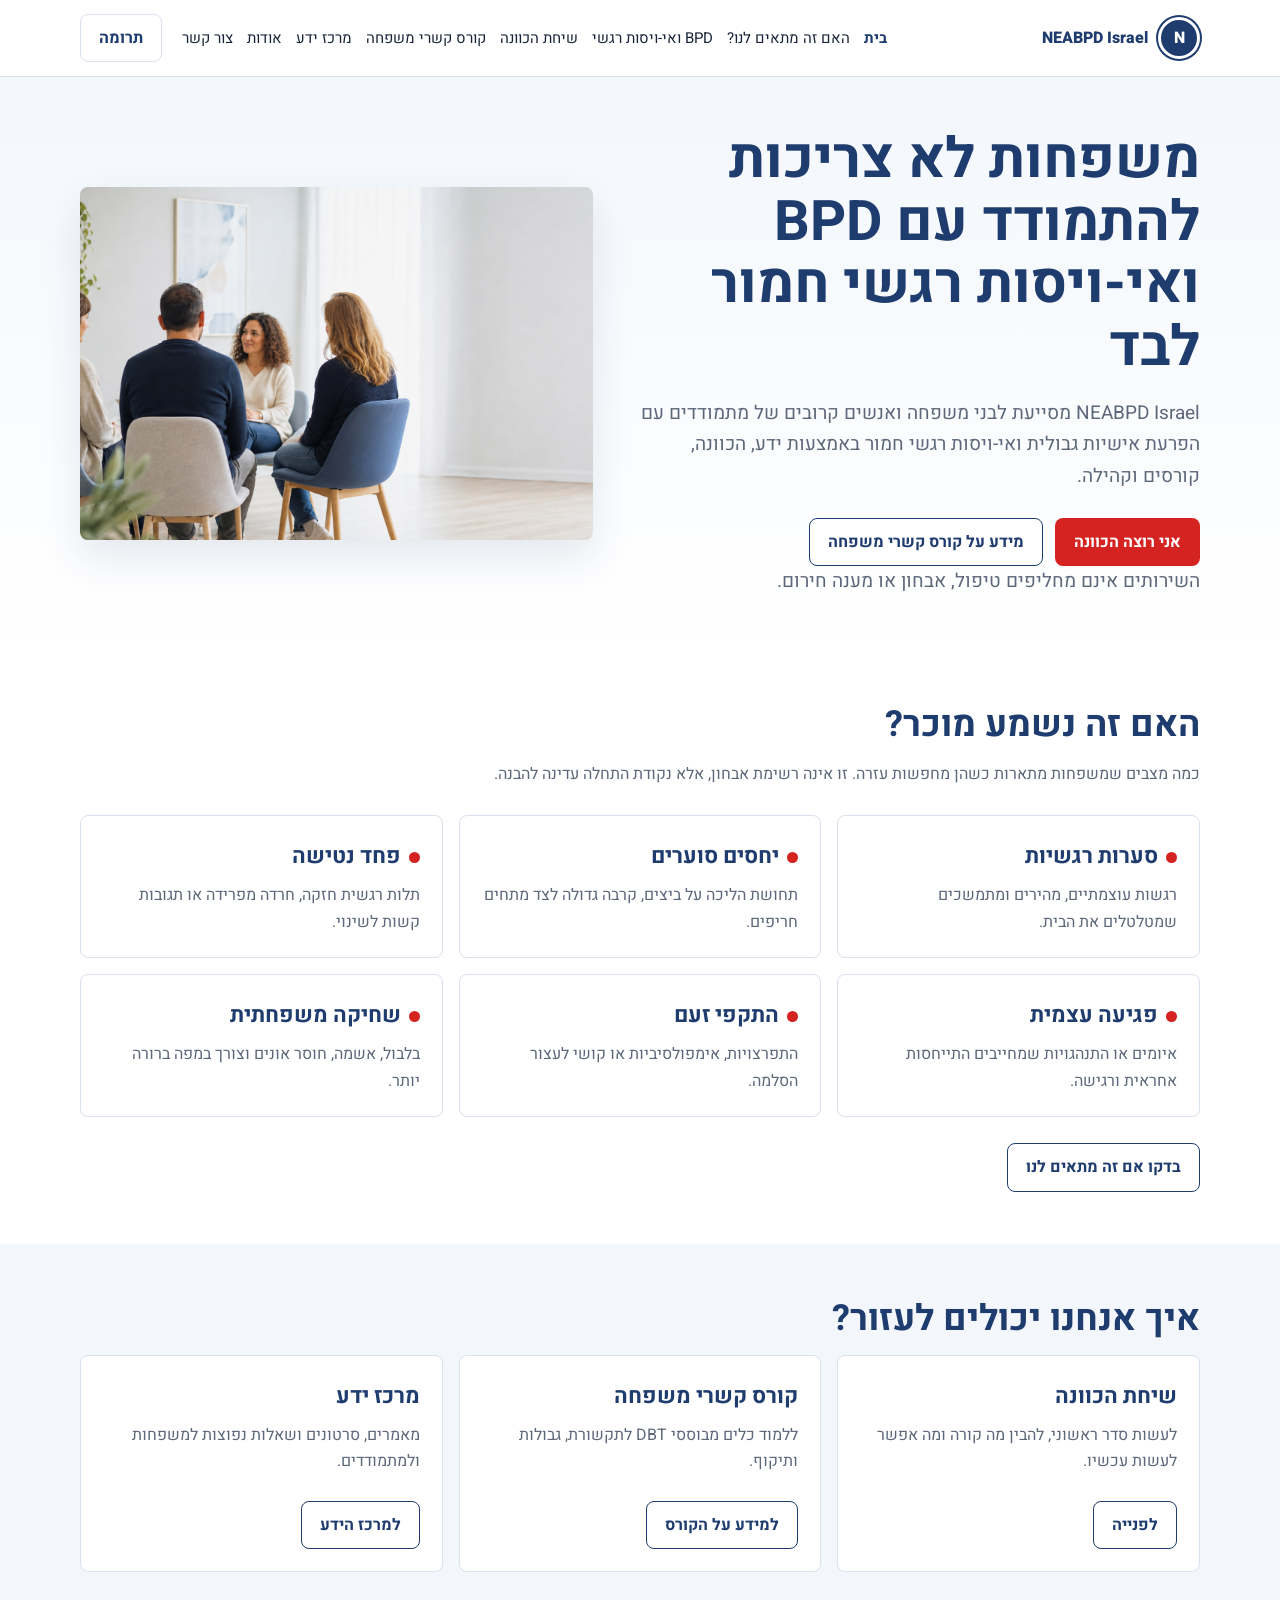
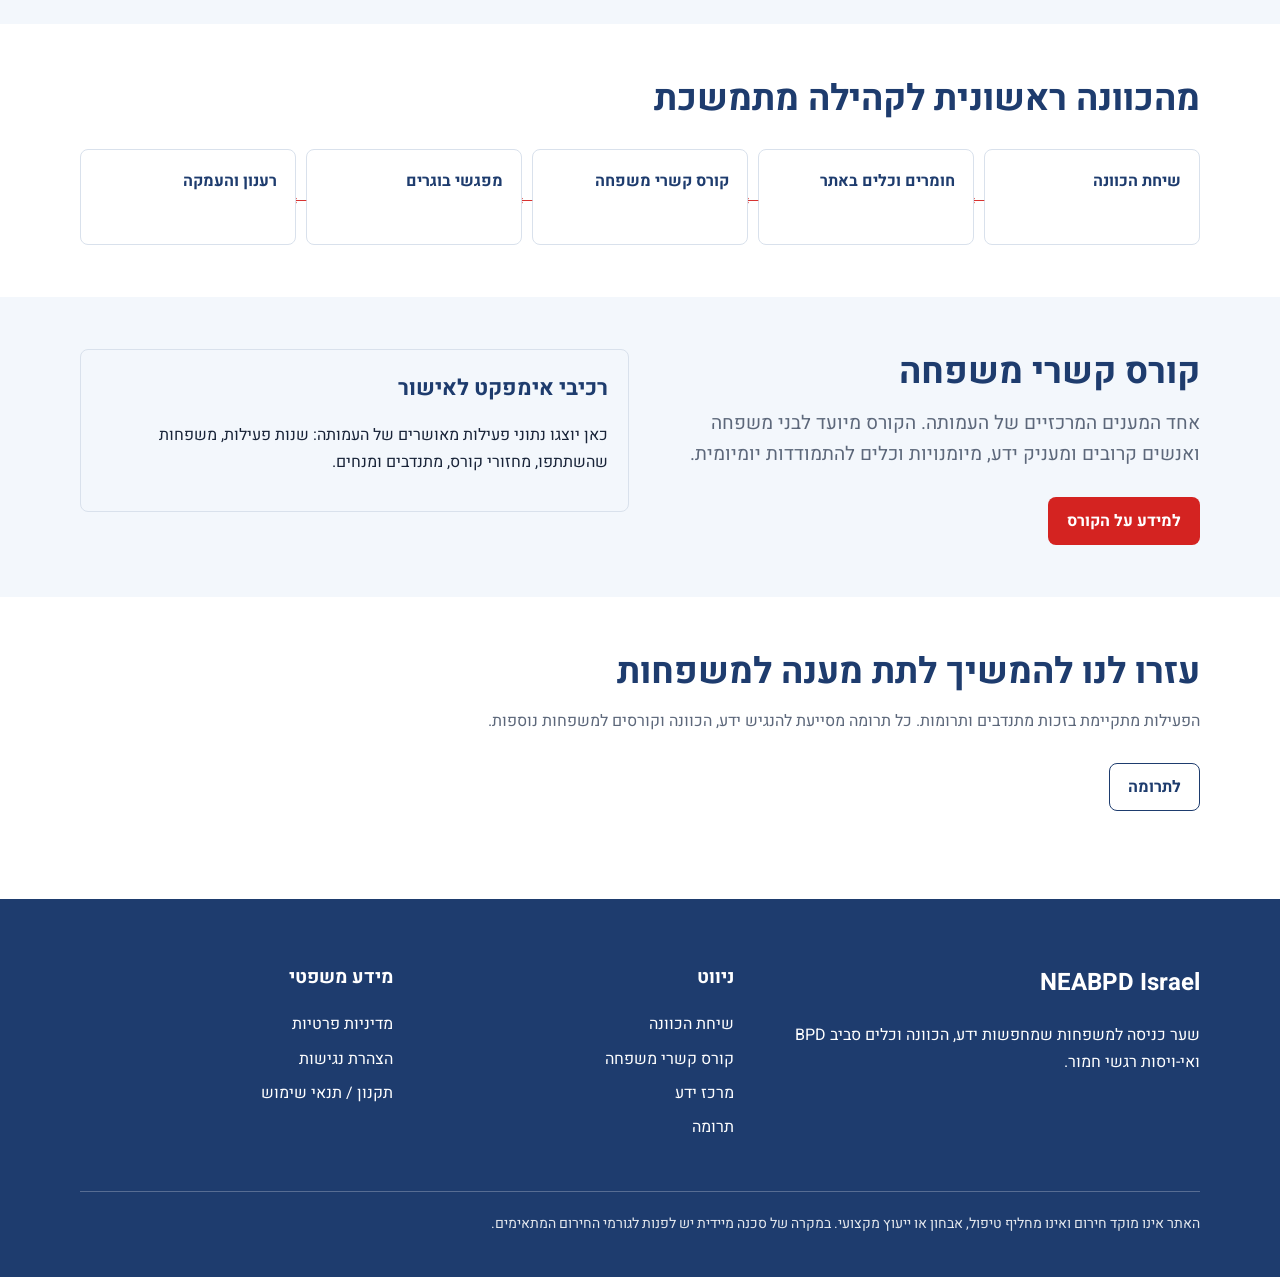
<file: index.html>
<!doctype html>
<html lang="he" dir="rtl">
<head>
  <meta charset="utf-8">
  <meta name="viewport" content="width=device-width, initial-scale=1">
  <title>NEABPD Israel | משפחות לא צריכות להתמודד לבד</title>
  <link rel="preconnect" href="https://fonts.googleapis.com">
  <link rel="preconnect" href="https://fonts.gstatic.com" crossorigin>
  <link href="https://fonts.googleapis.com/css2?family=Heebo:wght@400;500;700;800&display=swap" rel="stylesheet">
  <link rel="stylesheet" href="styles.css">
</head>
<body>
  <a class="skip-link" href="#main">דילוג לתוכן המרכזי</a>
  <header class="site-header">
    <div class="header-inner">
      <a class="brand" href="index.html" aria-label="NEABPD Israel עמוד הבית"><span class="brand-mark">N</span><span>NEABPD Israel</span></a>
      <button class="nav-toggle" aria-expanded="false" aria-controls="site-nav" aria-label="פתיחת תפריט">☰</button>
      <a class="button button-primary mobile-guidance" href="guidance-call.html">אני רוצה הכוונה</a>
      <nav class="site-nav" id="site-nav" aria-label="ניווט ראשי">
        <a href="index.html">בית</a>
        <a href="is-this-for-us.html">האם זה מתאים לנו?</a>
        <a href="bpd.html">BPD ואי-ויסות רגשי</a>
        <a href="guidance-call.html">שיחת הכוונה</a>
        <a href="family-connections-course.html">קורס קשרי משפחה</a>
        <a href="knowledge-center.html">מרכז ידע</a>
        <a href="about-donations.html">אודות</a>
        <a href="contact.html">צור קשר</a>
      </nav>
      <a class="button button-quiet header-donation" href="about-donations.html#donate">תרומה</a>
    </div>
  </header>
  <main id="main">
    <section class="hero">
      <div class="section hero-grid">
        <div class="hero-copy">
          <h1>משפחות לא צריכות להתמודד עם BPD ואי-ויסות רגשי חמור לבד</h1>
          <p>NEABPD Israel מסייעת לבני משפחה ואנשים קרובים של מתמודדים עם הפרעת אישיות גבולית ואי-ויסות רגשי חמור באמצעות ידע, הכוונה, קורסים וקהילה.</p>
          <div class="hero-actions">
            <a class="button button-primary" href="guidance-call.html">אני רוצה הכוונה</a>
            <a class="button button-secondary" href="family-connections-course.html">מידע על קורס קשרי משפחה</a>
          </div>
          <p class="microcopy">השירותים אינם מחליפים טיפול, אבחון או מענה חירום.</p>
        </div>
        <div class="hero-media">
          <img src="assets/support-hero.png" alt="שיחה רגועה ותומכת בין בני משפחה ואשת מקצוע">
        </div>
      </div>
    </section>

    <section class="section">
      <h2>האם זה נשמע מוכר?</h2>
      <p class="section-intro">כמה מצבים שמשפחות מתארות כשהן מחפשות עזרה. זו אינה רשימת אבחון, אלא נקודת התחלה עדינה להבנה.</p>
      <div class="cards">
        <article class="card"><h3><span class="icon-dot"></span>סערות רגשיות</h3><p>רגשות עוצמתיים, מהירים ומתמשכים שמטלטלים את הבית.</p></article>
        <article class="card"><h3><span class="icon-dot"></span>יחסים סוערים</h3><p>תחושת הליכה על ביצים, קרבה גדולה לצד מתחים חריפים.</p></article>
        <article class="card"><h3><span class="icon-dot"></span>פחד נטישה</h3><p>תלות רגשית חזקה, חרדה מפרידה או תגובות קשות לשינוי.</p></article>
        <article class="card"><h3><span class="icon-dot"></span>פגיעה עצמית</h3><p>איומים או התנהגויות שמחייבים התייחסות אחראית ורגישה.</p></article>
        <article class="card"><h3><span class="icon-dot"></span>התקפי זעם</h3><p>התפרצויות, אימפולסיביות או קושי לעצור הסלמה.</p></article>
        <article class="card"><h3><span class="icon-dot"></span>שחיקה משפחתית</h3><p>בלבול, אשמה, חוסר אונים וצורך במפה ברורה יותר.</p></article>
      </div>
      <div class="cta-row"><a class="button button-secondary" href="is-this-for-us.html">בדקו אם זה מתאים לנו</a></div>
    </section>

    <section class="soft-band">
      <div class="section">
        <h2>איך אנחנו יכולים לעזור?</h2>
        <div class="cards">
          <article class="card"><h3>שיחת הכוונה</h3><p>לעשות סדר ראשוני, להבין מה קורה ומה אפשר לעשות עכשיו.</p><div class="cta-row"><a class="button button-secondary" href="guidance-call.html">לפנייה</a></div></article>
          <article class="card"><h3>קורס קשרי משפחה</h3><p>ללמוד כלים מבוססי DBT לתקשורת, גבולות ותיקוף.</p><div class="cta-row"><a class="button button-secondary" href="family-connections-course.html">למידע על הקורס</a></div></article>
          <article class="card"><h3>מרכז ידע</h3><p>מאמרים, סרטונים ושאלות נפוצות למשפחות ולמתמודדים.</p><div class="cta-row"><a class="button button-secondary" href="knowledge-center.html">למרכז הידע</a></div></article>
        </div>
      </div>
    </section>

    <section class="section">
      <h2>מהכוונה ראשונית לקהילה מתמשכת</h2>
      <div class="process" aria-label="רצף התמיכה למשפחות">
        <div class="step">שיחת הכוונה</div>
        <div class="step">חומרים וכלים באתר</div>
        <div class="step">קורס קשרי משפחה</div>
        <div class="step">מפגשי בוגרים</div>
        <div class="step">רענון והעמקה</div>
      </div>
    </section>

    <section class="soft-band">
      <div class="section split">
        <div>
          <h2>קורס קשרי משפחה</h2>
          <p class="lead">אחד המענים המרכזיים של העמותה. הקורס מיועד לבני משפחה ואנשים קרובים ומעניק ידע, מיומנויות וכלים להתמודדות יומיומית.</p>
          <div class="cta-row"><a class="button button-primary" href="family-connections-course.html">למידע על הקורס</a></div>
        </div>
        <div class="info-box">
          <h3>רכיבי אימפקט לאישור</h3>
          <p>כאן יוצגו נתוני פעילות מאושרים של העמותה: שנות פעילות, משפחות שהשתתפו, מחזורי קורס, מתנדבים ומנחים.</p>
        </div>
      </div>
    </section>

    <section class="section">
      <h2>עזרו לנו להמשיך לתת מענה למשפחות</h2>
      <p class="section-intro">הפעילות מתקיימת בזכות מתנדבים ותרומות. כל תרומה מסייעת להנגיש ידע, הכוונה וקורסים למשפחות נוספות.</p>
      <a class="button button-secondary" href="about-donations.html#donate">לתרומה</a>
    </section>
  </main>
  <footer class="site-footer">
    <div class="footer-inner">
      <section><h2>NEABPD Israel</h2><p>שער כניסה למשפחות שמחפשות ידע, הכוונה וכלים סביב BPD ואי-ויסות רגשי חמור.</p></section>
      <section><h3>ניווט</h3><ul><li><a href="guidance-call.html">שיחת הכוונה</a></li><li><a href="family-connections-course.html">קורס קשרי משפחה</a></li><li><a href="knowledge-center.html">מרכז ידע</a></li><li><a href="about-donations.html#donate">תרומה</a></li></ul></section>
      <section><h3>מידע משפטי</h3><ul><li><a href="privacy.html">מדיניות פרטיות</a></li><li><a href="accessibility.html">הצהרת נגישות</a></li><li><a href="terms.html">תקנון / תנאי שימוש</a></li></ul></section>
      <p class="footer-note">האתר אינו מוקד חירום ואינו מחליף טיפול, אבחון או ייעוץ מקצועי. במקרה של סכנה מיידית יש לפנות לגורמי החירום המתאימים.</p>
    </div>
  </footer>
  <script src="script.js"></script>
</body>
</html>
</file>
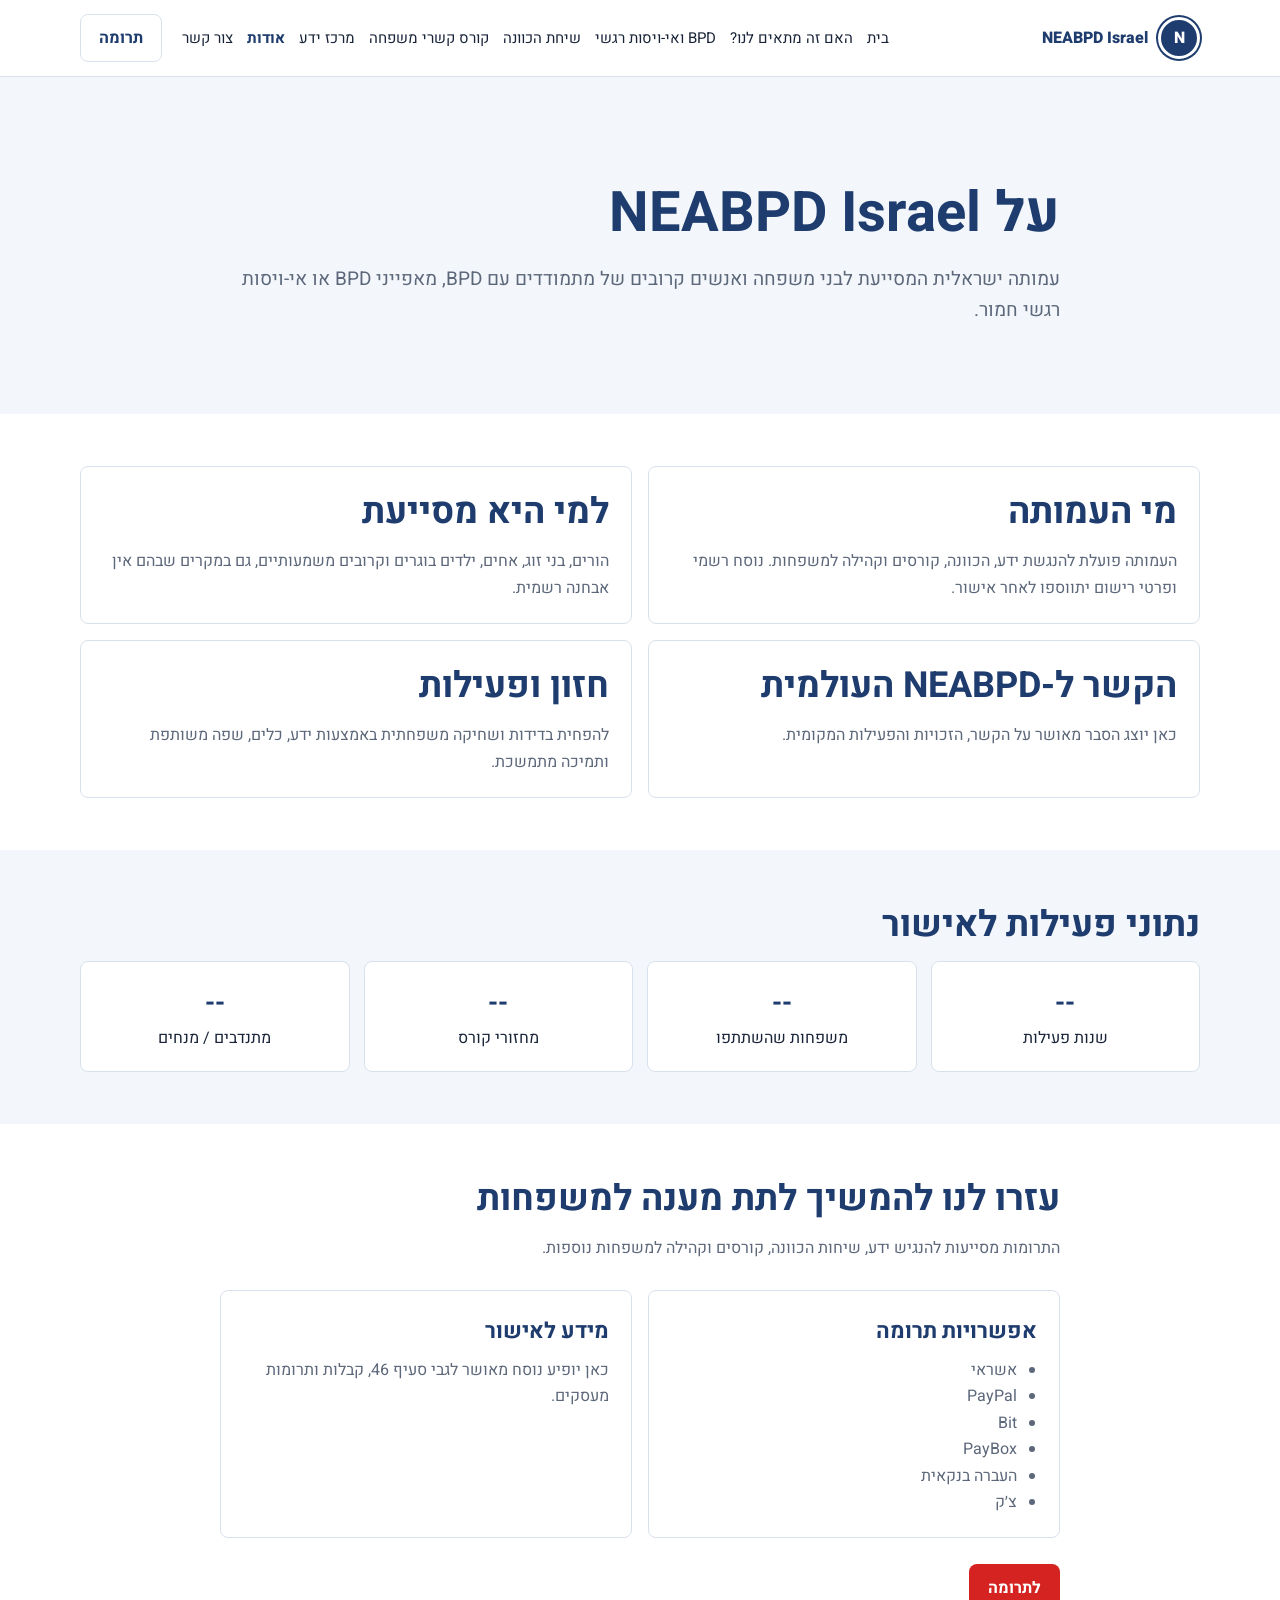
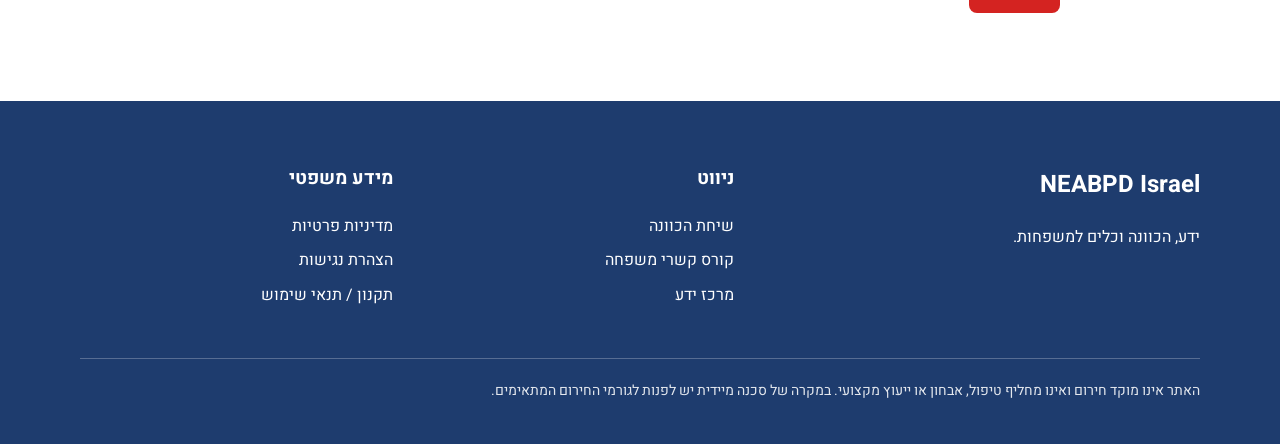
<file: about-donations.html>
<!doctype html>
<html lang="he" dir="rtl">
<head><meta charset="utf-8"><meta name="viewport" content="width=device-width, initial-scale=1"><title>אודות ותרומות | NEABPD Israel</title><link rel="preconnect" href="https://fonts.googleapis.com">
  <link rel="preconnect" href="https://fonts.gstatic.com" crossorigin>
  <link href="https://fonts.googleapis.com/css2?family=Heebo:wght@400;500;700;800&display=swap" rel="stylesheet">
  <link rel="stylesheet" href="styles.css"></head>
<body>
  <a class="skip-link" href="#main">דילוג לתוכן המרכזי</a>
  <header class="site-header"><div class="header-inner"><a class="brand" href="index.html"><span class="brand-mark">N</span><span>NEABPD Israel</span></a><button class="nav-toggle" aria-expanded="false" aria-controls="site-nav" aria-label="פתיחת תפריט">☰</button><a class="button button-primary mobile-guidance" href="guidance-call.html">אני רוצה הכוונה</a><nav class="site-nav" id="site-nav" aria-label="ניווט ראשי"><a href="index.html">בית</a><a href="is-this-for-us.html">האם זה מתאים לנו?</a><a href="bpd.html">BPD ואי-ויסות רגשי</a><a href="guidance-call.html">שיחת הכוונה</a><a href="family-connections-course.html">קורס קשרי משפחה</a><a href="knowledge-center.html">מרכז ידע</a><a href="about-donations.html">אודות</a><a href="contact.html">צור קשר</a></nav><a class="button button-quiet header-donation" href="#donate">תרומה</a></div></header>
  <main id="main">
    <section class="page-hero"><div class="section narrow"><h1>על NEABPD Israel</h1><p>עמותה ישראלית המסייעת לבני משפחה ואנשים קרובים של מתמודדים עם BPD, מאפייני BPD או אי-ויסות רגשי חמור.</p></div></section>
    <section class="section"><div class="cards two"><article class="card"><h2>מי העמותה</h2><p>העמותה פועלת להנגשת ידע, הכוונה, קורסים וקהילה למשפחות. נוסח רשמי ופרטי רישום יתווספו לאחר אישור.</p></article><article class="card"><h2>למי היא מסייעת</h2><p>הורים, בני זוג, אחים, ילדים בוגרים וקרובים משמעותיים, גם במקרים שבהם אין אבחנה רשמית.</p></article><article class="card"><h2>הקשר ל-NEABPD העולמית</h2><p>כאן יוצג הסבר מאושר על הקשר, הזכויות והפעילות המקומית.</p></article><article class="card"><h2>חזון ופעילות</h2><p>להפחית בדידות ושחיקה משפחתית באמצעות ידע, כלים, שפה משותפת ותמיכה מתמשכת.</p></article></div></section>
    <section class="soft-band"><div class="section"><h2>נתוני פעילות לאישור</h2><div class="impact"><div class="metric"><strong>--</strong><span>שנות פעילות</span></div><div class="metric"><strong>--</strong><span>משפחות שהשתתפו</span></div><div class="metric"><strong>--</strong><span>מחזורי קורס</span></div><div class="metric"><strong>--</strong><span>מתנדבים / מנחים</span></div></div></div></section>
    <section class="section narrow" id="donate"><h2>עזרו לנו להמשיך לתת מענה למשפחות</h2><p class="section-intro">התרומות מסייעות להנגיש ידע, שיחות הכוונה, קורסים וקהילה למשפחות נוספות.</p><div class="cards two"><article class="card"><h3>אפשרויות תרומה</h3><ul><li>אשראי</li><li>PayPal</li><li>Bit</li><li>PayBox</li><li>העברה בנקאית</li><li>צ׳ק</li></ul></article><article class="card"><h3>מידע לאישור</h3><p>כאן יופיע נוסח מאושר לגבי סעיף 46, קבלות ותרומות מעסקים.</p></article></div><div class="cta-row"><a class="button button-primary" href="contact.html">לתרומה</a></div></section>
  </main>
  <footer class="site-footer"><div class="footer-inner"><section><h2>NEABPD Israel</h2><p>ידע, הכוונה וכלים למשפחות.</p></section><section><h3>ניווט</h3><ul><li><a href="guidance-call.html">שיחת הכוונה</a></li><li><a href="family-connections-course.html">קורס קשרי משפחה</a></li><li><a href="knowledge-center.html">מרכז ידע</a></li></ul></section><section><h3>מידע משפטי</h3><ul><li><a href="privacy.html">מדיניות פרטיות</a></li><li><a href="accessibility.html">הצהרת נגישות</a></li><li><a href="terms.html">תקנון / תנאי שימוש</a></li></ul></section><p class="footer-note">האתר אינו מוקד חירום ואינו מחליף טיפול, אבחון או ייעוץ מקצועי. במקרה של סכנה מיידית יש לפנות לגורמי החירום המתאימים.</p></div></footer>
  <script src="script.js"></script>
</body>
</html>
</file>
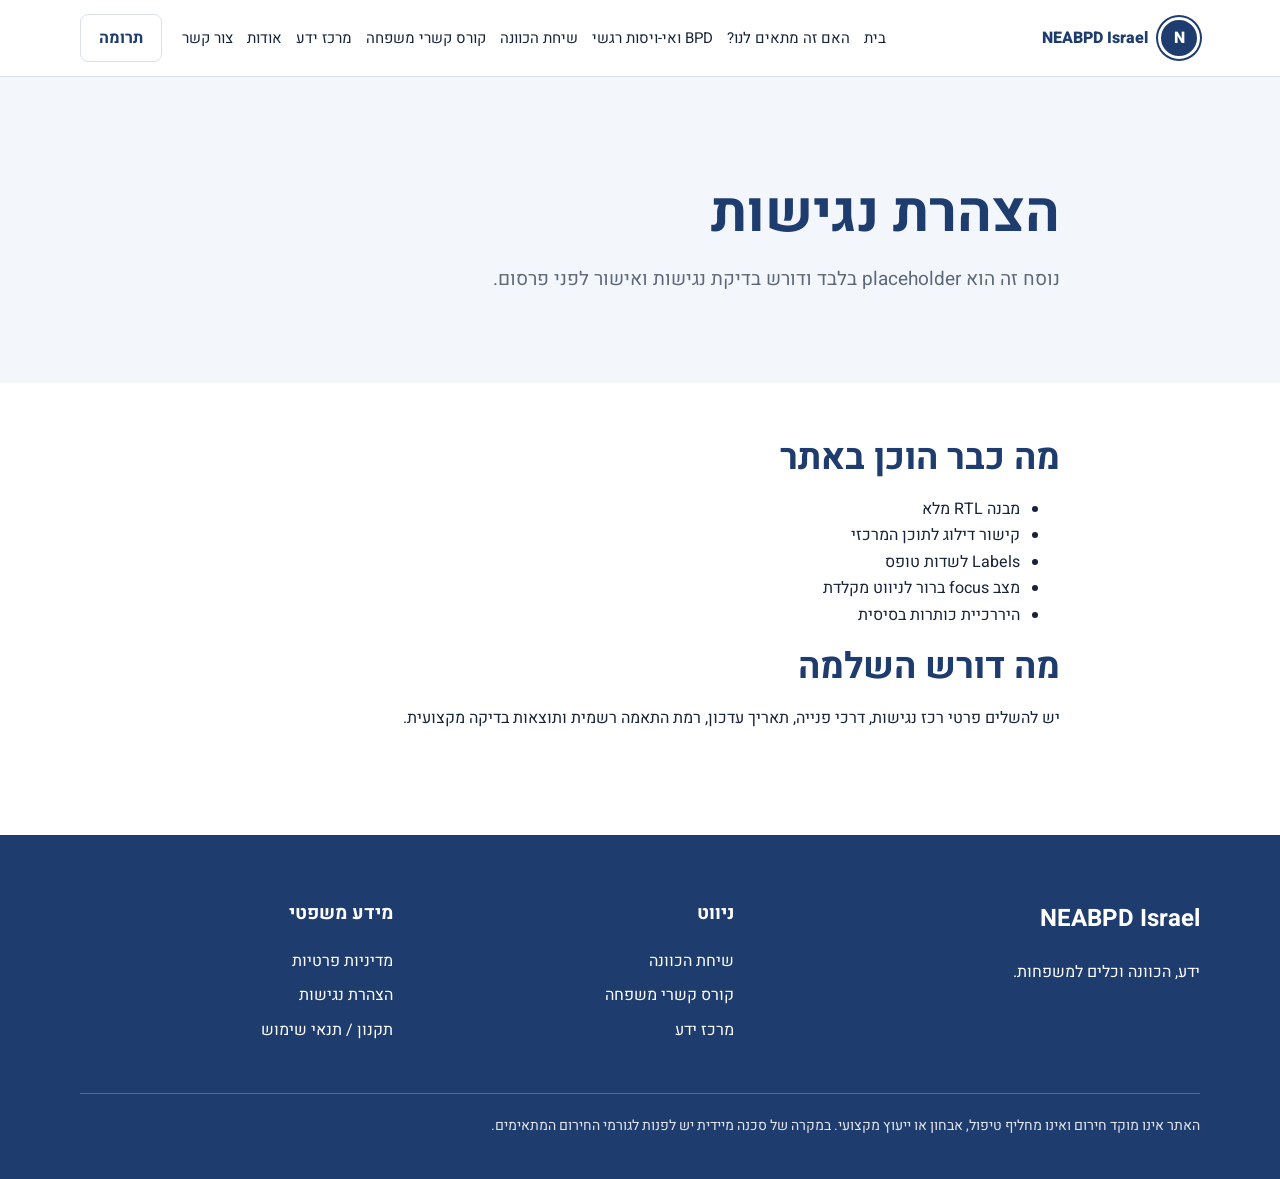
<file: accessibility.html>
<!doctype html>
<html lang="he" dir="rtl">
<head><meta charset="utf-8"><meta name="viewport" content="width=device-width, initial-scale=1"><title>הצהרת נגישות | NEABPD Israel</title><link rel="preconnect" href="https://fonts.googleapis.com">
  <link rel="preconnect" href="https://fonts.gstatic.com" crossorigin>
  <link href="https://fonts.googleapis.com/css2?family=Heebo:wght@400;500;700;800&display=swap" rel="stylesheet">
  <link rel="stylesheet" href="styles.css"></head>
<body>
  <a class="skip-link" href="#main">דילוג לתוכן המרכזי</a>
  <header class="site-header"><div class="header-inner"><a class="brand" href="index.html"><span class="brand-mark">N</span><span>NEABPD Israel</span></a><button class="nav-toggle" aria-expanded="false" aria-controls="site-nav" aria-label="פתיחת תפריט">☰</button><a class="button button-primary mobile-guidance" href="guidance-call.html">אני רוצה הכוונה</a><nav class="site-nav" id="site-nav" aria-label="ניווט ראשי"><a href="index.html">בית</a><a href="is-this-for-us.html">האם זה מתאים לנו?</a><a href="bpd.html">BPD ואי-ויסות רגשי</a><a href="guidance-call.html">שיחת הכוונה</a><a href="family-connections-course.html">קורס קשרי משפחה</a><a href="knowledge-center.html">מרכז ידע</a><a href="about-donations.html">אודות</a><a href="contact.html">צור קשר</a></nav><a class="button button-quiet header-donation" href="about-donations.html#donate">תרומה</a></div></header>
  <main id="main"><section class="page-hero"><div class="section narrow"><h1>הצהרת נגישות</h1><p>נוסח זה הוא placeholder בלבד ודורש בדיקת נגישות ואישור לפני פרסום.</p></div></section><section class="section narrow"><h2>מה כבר הוכן באתר</h2><ul><li>מבנה RTL מלא</li><li>קישור דילוג לתוכן המרכזי</li><li>Labels לשדות טופס</li><li>מצב focus ברור לניווט מקלדת</li><li>היררכיית כותרות בסיסית</li></ul><h2>מה דורש השלמה</h2><p>יש להשלים פרטי רכז נגישות, דרכי פנייה, תאריך עדכון, רמת התאמה רשמית ותוצאות בדיקה מקצועית.</p></section></main>
  <footer class="site-footer"><div class="footer-inner"><section><h2>NEABPD Israel</h2><p>ידע, הכוונה וכלים למשפחות.</p></section><section><h3>ניווט</h3><ul><li><a href="guidance-call.html">שיחת הכוונה</a></li><li><a href="family-connections-course.html">קורס קשרי משפחה</a></li><li><a href="knowledge-center.html">מרכז ידע</a></li></ul></section><section><h3>מידע משפטי</h3><ul><li><a href="privacy.html">מדיניות פרטיות</a></li><li><a href="accessibility.html">הצהרת נגישות</a></li><li><a href="terms.html">תקנון / תנאי שימוש</a></li></ul></section><p class="footer-note">האתר אינו מוקד חירום ואינו מחליף טיפול, אבחון או ייעוץ מקצועי. במקרה של סכנה מיידית יש לפנות לגורמי החירום המתאימים.</p></div></footer>
  <script src="script.js"></script>
</body>
</html>
</file>
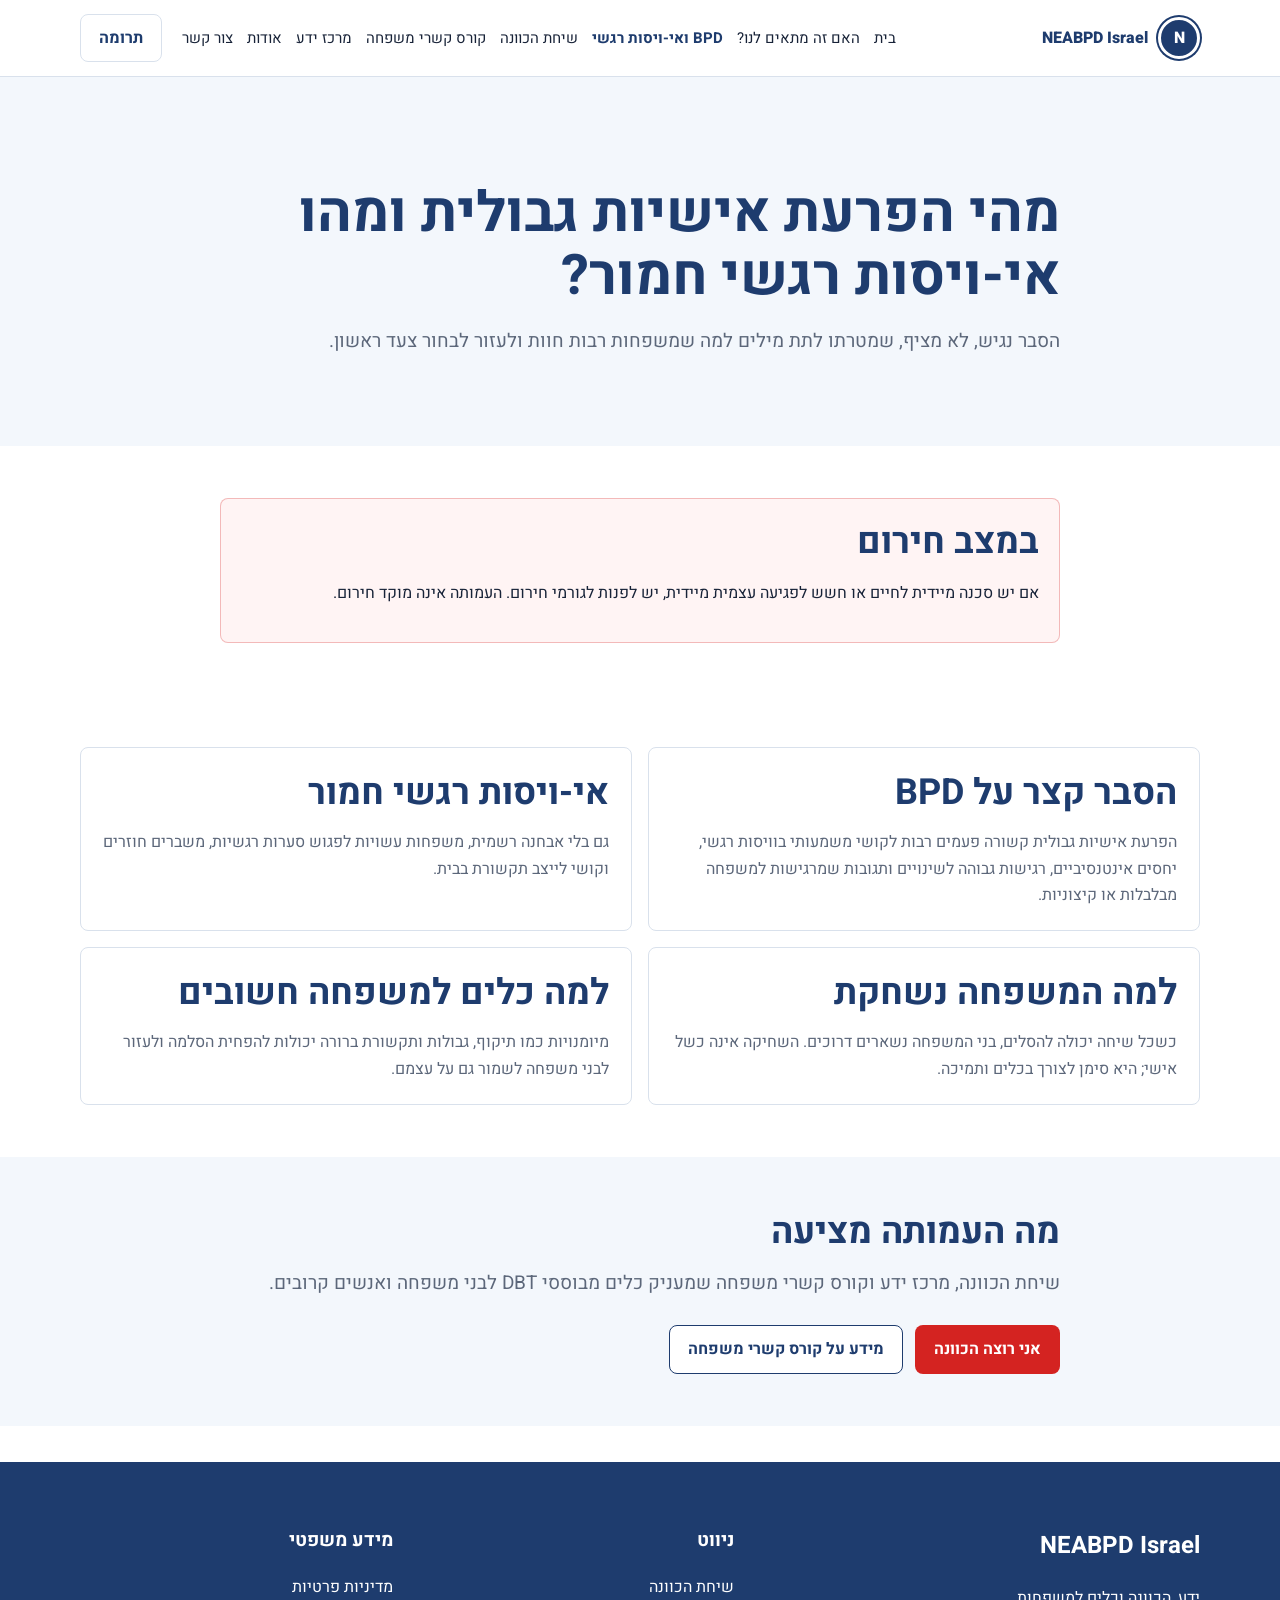
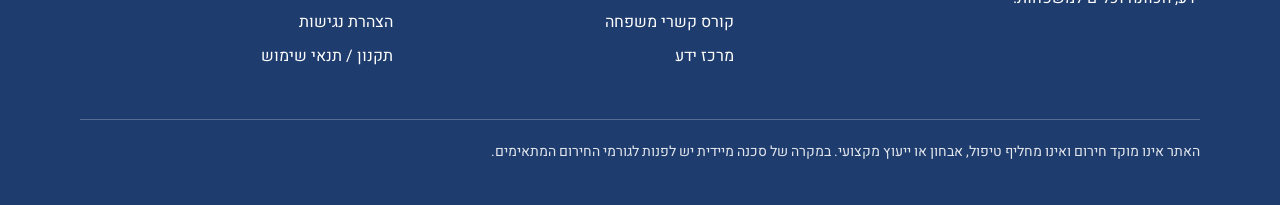
<file: bpd.html>
<!doctype html>
<html lang="he" dir="rtl">
<head><meta charset="utf-8"><meta name="viewport" content="width=device-width, initial-scale=1"><title>BPD ואי-ויסות רגשי | NEABPD Israel</title><link rel="preconnect" href="https://fonts.googleapis.com">
  <link rel="preconnect" href="https://fonts.gstatic.com" crossorigin>
  <link href="https://fonts.googleapis.com/css2?family=Heebo:wght@400;500;700;800&display=swap" rel="stylesheet">
  <link rel="stylesheet" href="styles.css"></head>
<body>
  <a class="skip-link" href="#main">דילוג לתוכן המרכזי</a>
  <header class="site-header"><div class="header-inner"><a class="brand" href="index.html"><span class="brand-mark">N</span><span>NEABPD Israel</span></a><button class="nav-toggle" aria-expanded="false" aria-controls="site-nav" aria-label="פתיחת תפריט">☰</button><a class="button button-primary mobile-guidance" href="guidance-call.html">אני רוצה הכוונה</a><nav class="site-nav" id="site-nav" aria-label="ניווט ראשי"><a href="index.html">בית</a><a href="is-this-for-us.html">האם זה מתאים לנו?</a><a href="bpd.html">BPD ואי-ויסות רגשי</a><a href="guidance-call.html">שיחת הכוונה</a><a href="family-connections-course.html">קורס קשרי משפחה</a><a href="knowledge-center.html">מרכז ידע</a><a href="about-donations.html">אודות</a><a href="contact.html">צור קשר</a></nav><a class="button button-quiet header-donation" href="about-donations.html#donate">תרומה</a></div></header>
  <main id="main">
    <section class="page-hero"><div class="section narrow"><h1>מהי הפרעת אישיות גבולית ומהו אי-ויסות רגשי חמור?</h1><p>הסבר נגיש, לא מציף, שמטרתו לתת מילים למה שמשפחות רבות חוות ולעזור לבחור צעד ראשון.</p></div></section>
    <section class="section narrow"><div class="warning-box"><h2>במצב חירום</h2><p>אם יש סכנה מיידית לחיים או חשש לפגיעה עצמית מיידית, יש לפנות לגורמי חירום. העמותה אינה מוקד חירום.</p></div></section>
    <section class="section"><div class="cards two"><article class="card"><h2>הסבר קצר על BPD</h2><p>הפרעת אישיות גבולית קשורה פעמים רבות לקושי משמעותי בוויסות רגשי, יחסים אינטנסיביים, רגישות גבוהה לשינויים ותגובות שמרגישות למשפחה מבלבלות או קיצוניות.</p></article><article class="card"><h2>אי-ויסות רגשי חמור</h2><p>גם בלי אבחנה רשמית, משפחות עשויות לפגוש סערות רגשיות, משברים חוזרים וקושי לייצב תקשורת בבית.</p></article><article class="card"><h2>למה המשפחה נשחקת</h2><p>כשכל שיחה יכולה להסלים, בני המשפחה נשארים דרוכים. השחיקה אינה כשל אישי; היא סימן לצורך בכלים ותמיכה.</p></article><article class="card"><h2>למה כלים למשפחה חשובים</h2><p>מיומנויות כמו תיקוף, גבולות ותקשורת ברורה יכולות להפחית הסלמה ולעזור לבני משפחה לשמור גם על עצמם.</p></article></div></section>
    <section class="soft-band"><div class="section narrow"><h2>מה העמותה מציעה</h2><p class="lead">שיחת הכוונה, מרכז ידע וקורס קשרי משפחה שמעניק כלים מבוססי DBT לבני משפחה ואנשים קרובים.</p><div class="cta-row"><a class="button button-primary" href="guidance-call.html">אני רוצה הכוונה</a><a class="button button-secondary" href="family-connections-course.html">מידע על קורס קשרי משפחה</a></div></div></section>
  </main>
  <footer class="site-footer"><div class="footer-inner"><section><h2>NEABPD Israel</h2><p>ידע, הכוונה וכלים למשפחות.</p></section><section><h3>ניווט</h3><ul><li><a href="guidance-call.html">שיחת הכוונה</a></li><li><a href="family-connections-course.html">קורס קשרי משפחה</a></li><li><a href="knowledge-center.html">מרכז ידע</a></li></ul></section><section><h3>מידע משפטי</h3><ul><li><a href="privacy.html">מדיניות פרטיות</a></li><li><a href="accessibility.html">הצהרת נגישות</a></li><li><a href="terms.html">תקנון / תנאי שימוש</a></li></ul></section><p class="footer-note">האתר אינו מוקד חירום ואינו מחליף טיפול, אבחון או ייעוץ מקצועי. במקרה של סכנה מיידית יש לפנות לגורמי החירום המתאימים.</p></div></footer>
  <script src="script.js"></script>
</body>
</html>
</file>
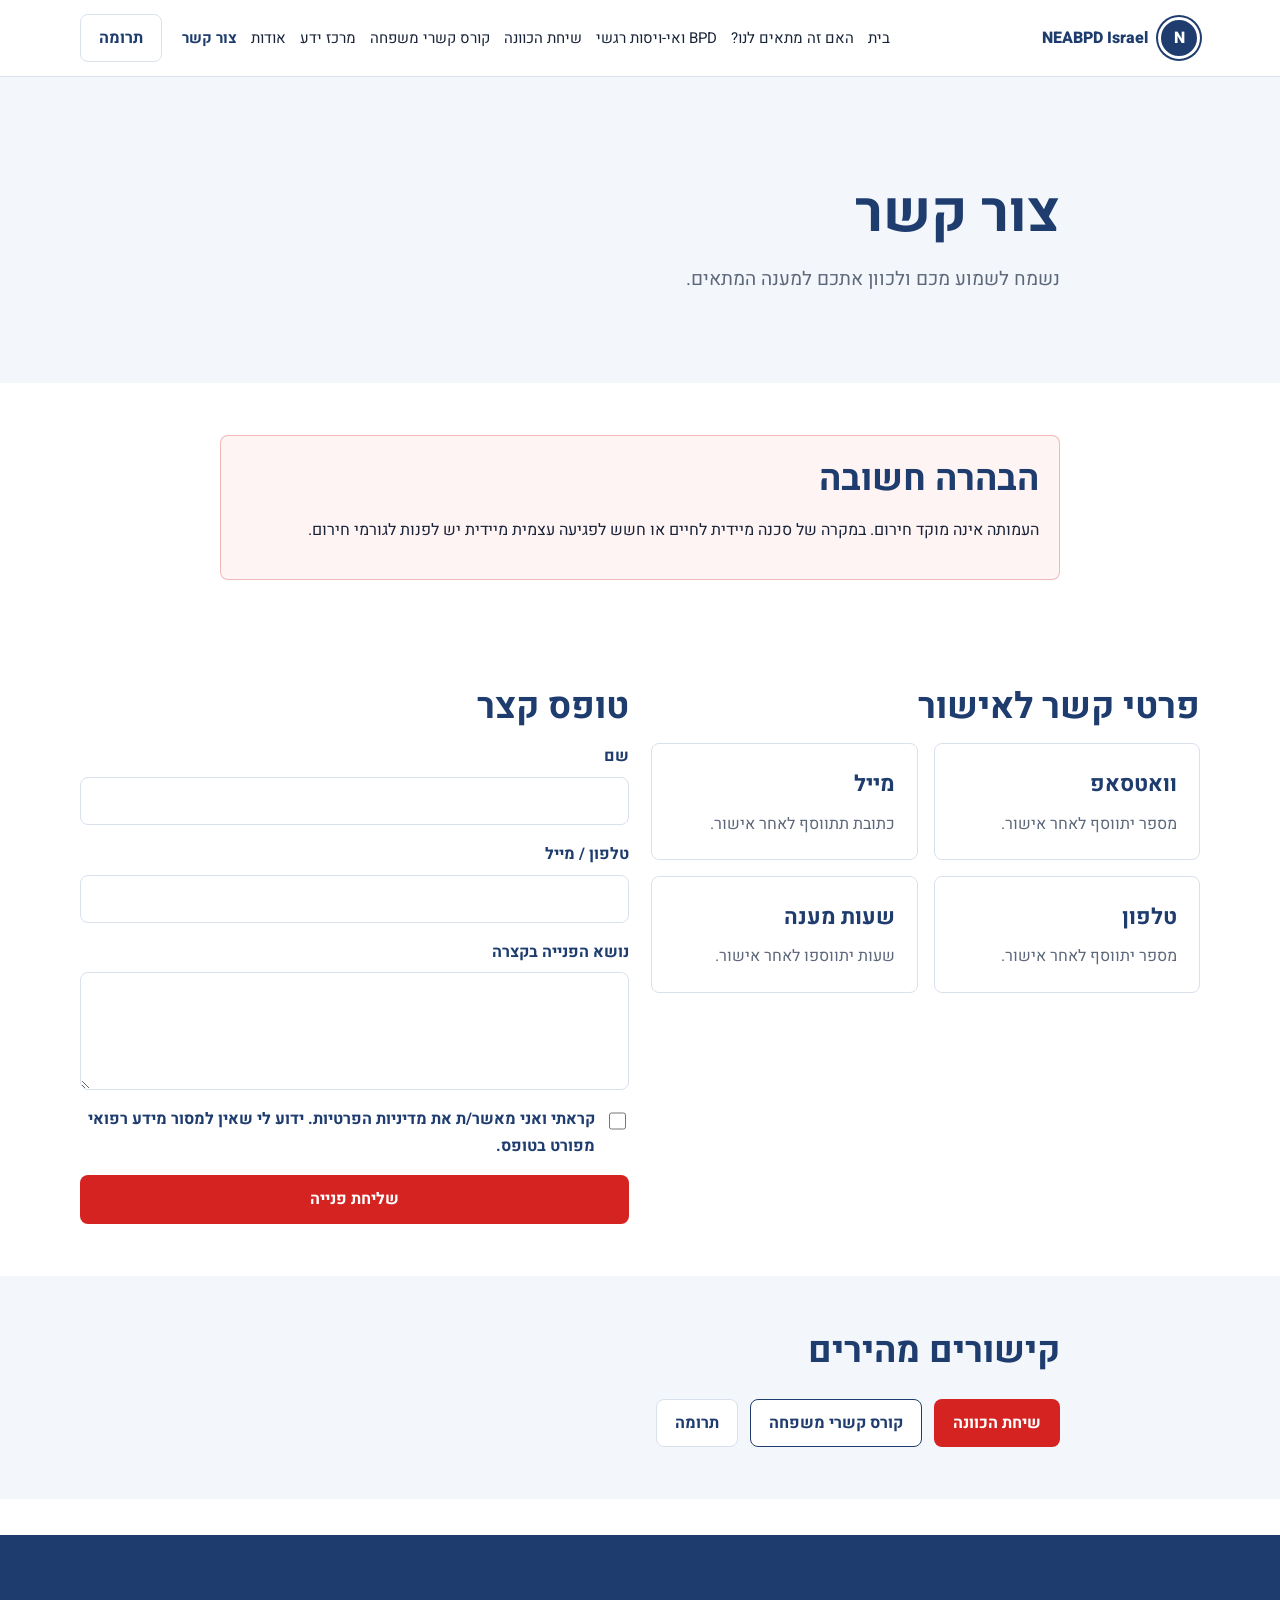
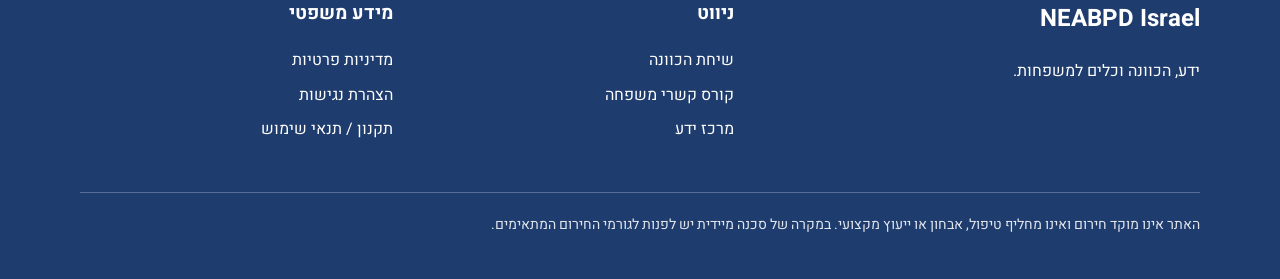
<file: contact.html>
<!doctype html>
<html lang="he" dir="rtl">
<head><meta charset="utf-8"><meta name="viewport" content="width=device-width, initial-scale=1"><title>צור קשר | NEABPD Israel</title><link rel="preconnect" href="https://fonts.googleapis.com">
  <link rel="preconnect" href="https://fonts.gstatic.com" crossorigin>
  <link href="https://fonts.googleapis.com/css2?family=Heebo:wght@400;500;700;800&display=swap" rel="stylesheet">
  <link rel="stylesheet" href="styles.css"></head>
<body>
  <a class="skip-link" href="#main">דילוג לתוכן המרכזי</a>
  <header class="site-header"><div class="header-inner"><a class="brand" href="index.html"><span class="brand-mark">N</span><span>NEABPD Israel</span></a><button class="nav-toggle" aria-expanded="false" aria-controls="site-nav" aria-label="פתיחת תפריט">☰</button><a class="button button-primary mobile-guidance" href="guidance-call.html">אני רוצה הכוונה</a><nav class="site-nav" id="site-nav" aria-label="ניווט ראשי"><a href="index.html">בית</a><a href="is-this-for-us.html">האם זה מתאים לנו?</a><a href="bpd.html">BPD ואי-ויסות רגשי</a><a href="guidance-call.html">שיחת הכוונה</a><a href="family-connections-course.html">קורס קשרי משפחה</a><a href="knowledge-center.html">מרכז ידע</a><a href="about-donations.html">אודות</a><a href="contact.html">צור קשר</a></nav><a class="button button-quiet header-donation" href="about-donations.html#donate">תרומה</a></div></header>
  <main id="main">
    <section class="page-hero"><div class="section narrow"><h1>צור קשר</h1><p>נשמח לשמוע מכם ולכוון אתכם למענה המתאים.</p></div></section>
    <section class="section narrow"><div class="warning-box"><h2>הבהרה חשובה</h2><p>העמותה אינה מוקד חירום. במקרה של סכנה מיידית לחיים או חשש לפגיעה עצמית מיידית יש לפנות לגורמי חירום.</p></div></section>
    <section class="section split"><div><h2>פרטי קשר לאישור</h2><div class="cards two"><article class="card"><h3>וואטסאפ</h3><p>מספר יתווסף לאחר אישור.</p></article><article class="card"><h3>מייל</h3><p>כתובת תתווסף לאחר אישור.</p></article><article class="card"><h3>טלפון</h3><p>מספר יתווסף לאחר אישור.</p></article><article class="card"><h3>שעות מענה</h3><p>שעות יתווספו לאחר אישור.</p></article></div></div><div><h2>טופס קצר</h2><form class="form-grid"><div class="field full"><label for="name">שם</label><input id="name" name="name" autocomplete="name"></div><div class="field full"><label for="contact-info">טלפון / מייל</label><input id="contact-info" name="contact-info" autocomplete="email"></div><div class="field full"><label for="message">נושא הפנייה בקצרה</label><textarea id="message" name="message"></textarea></div><div class="field full checkbox"><input id="privacy" type="checkbox" required><label for="privacy">קראתי ואני מאשר/ת את מדיניות הפרטיות. ידוע לי שאין למסור מידע רפואי מפורט בטופס.</label></div><div class="field full"><button class="button button-primary" type="submit">שליחת פנייה</button></div></form></div></section>
    <section class="soft-band"><div class="section narrow"><h2>קישורים מהירים</h2><div class="cta-row"><a class="button button-primary" href="guidance-call.html">שיחת הכוונה</a><a class="button button-secondary" href="family-connections-course.html">קורס קשרי משפחה</a><a class="button button-quiet" href="about-donations.html#donate">תרומה</a></div></div></section>
  </main>
  <footer class="site-footer"><div class="footer-inner"><section><h2>NEABPD Israel</h2><p>ידע, הכוונה וכלים למשפחות.</p></section><section><h3>ניווט</h3><ul><li><a href="guidance-call.html">שיחת הכוונה</a></li><li><a href="family-connections-course.html">קורס קשרי משפחה</a></li><li><a href="knowledge-center.html">מרכז ידע</a></li></ul></section><section><h3>מידע משפטי</h3><ul><li><a href="privacy.html">מדיניות פרטיות</a></li><li><a href="accessibility.html">הצהרת נגישות</a></li><li><a href="terms.html">תקנון / תנאי שימוש</a></li></ul></section><p class="footer-note">האתר אינו מוקד חירום ואינו מחליף טיפול, אבחון או ייעוץ מקצועי. במקרה של סכנה מיידית יש לפנות לגורמי החירום המתאימים.</p></div></footer>
  <script src="script.js"></script>
</body>
</html>
</file>
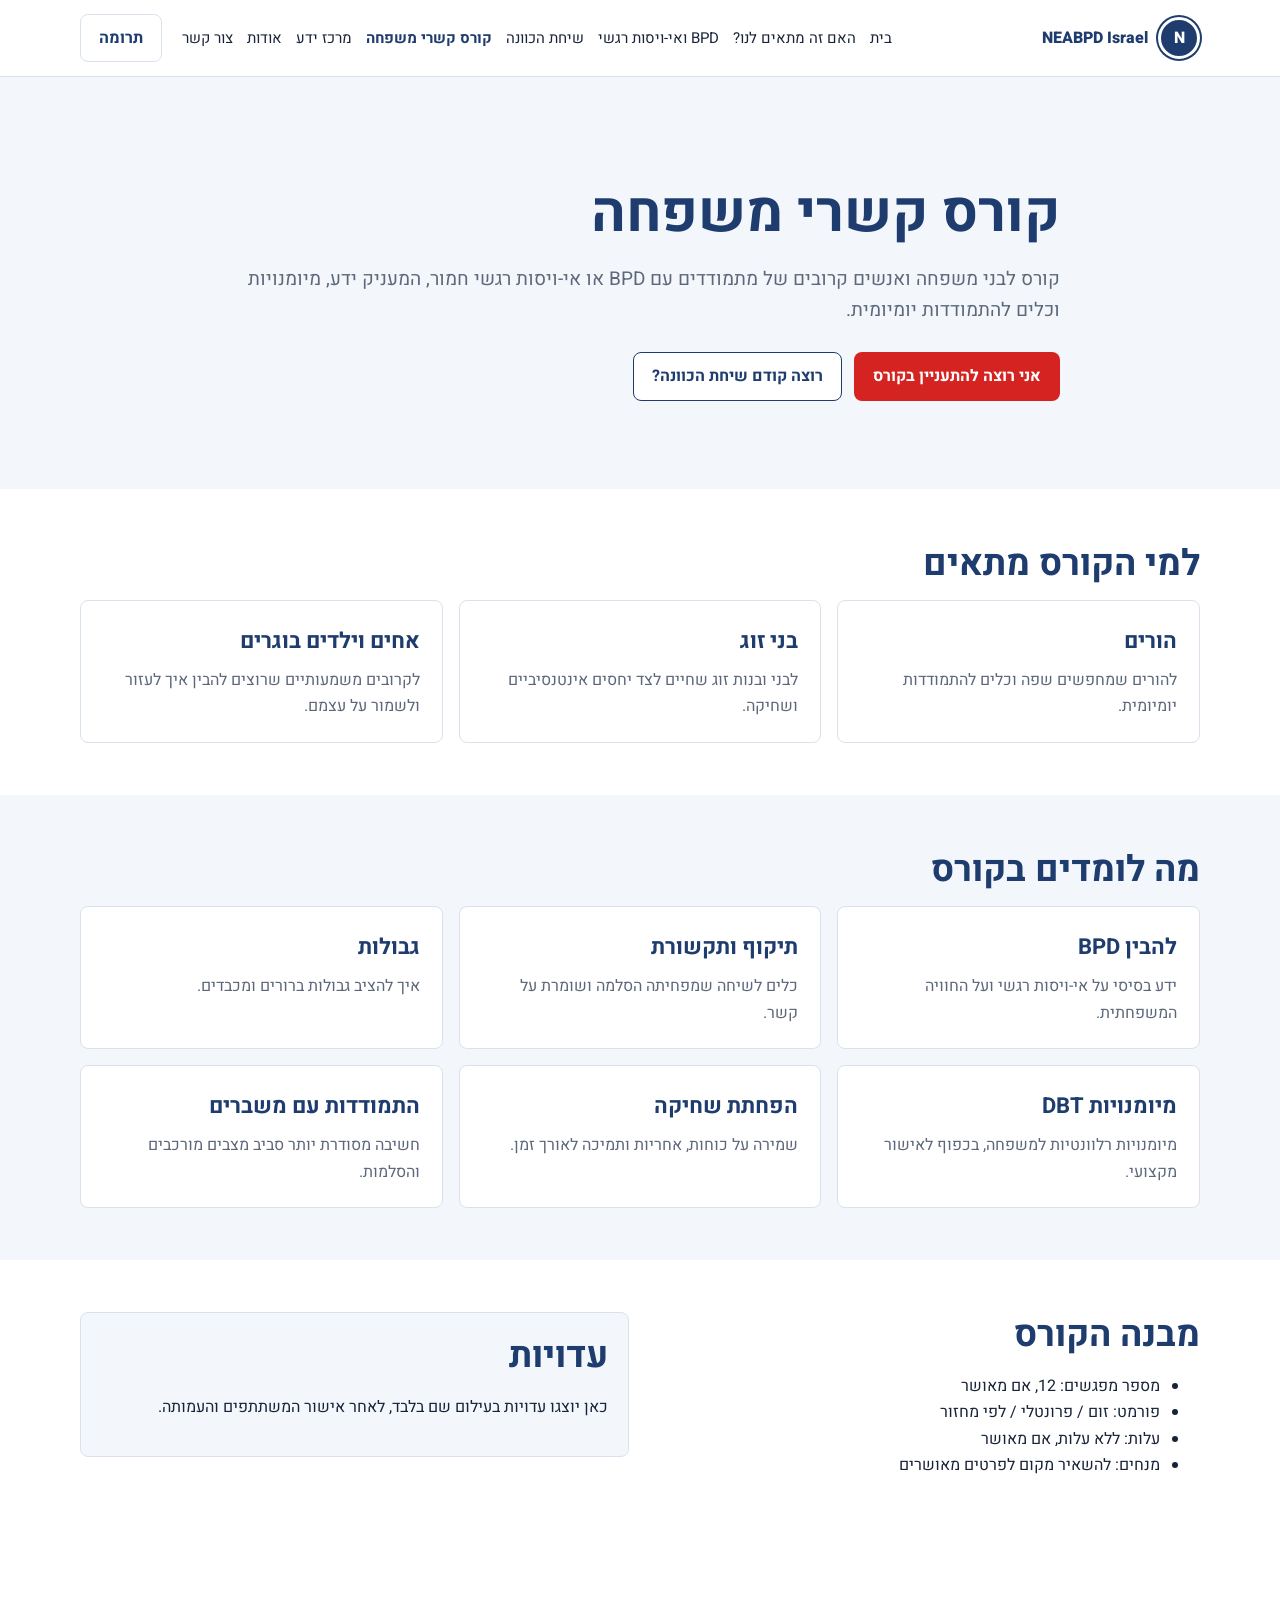
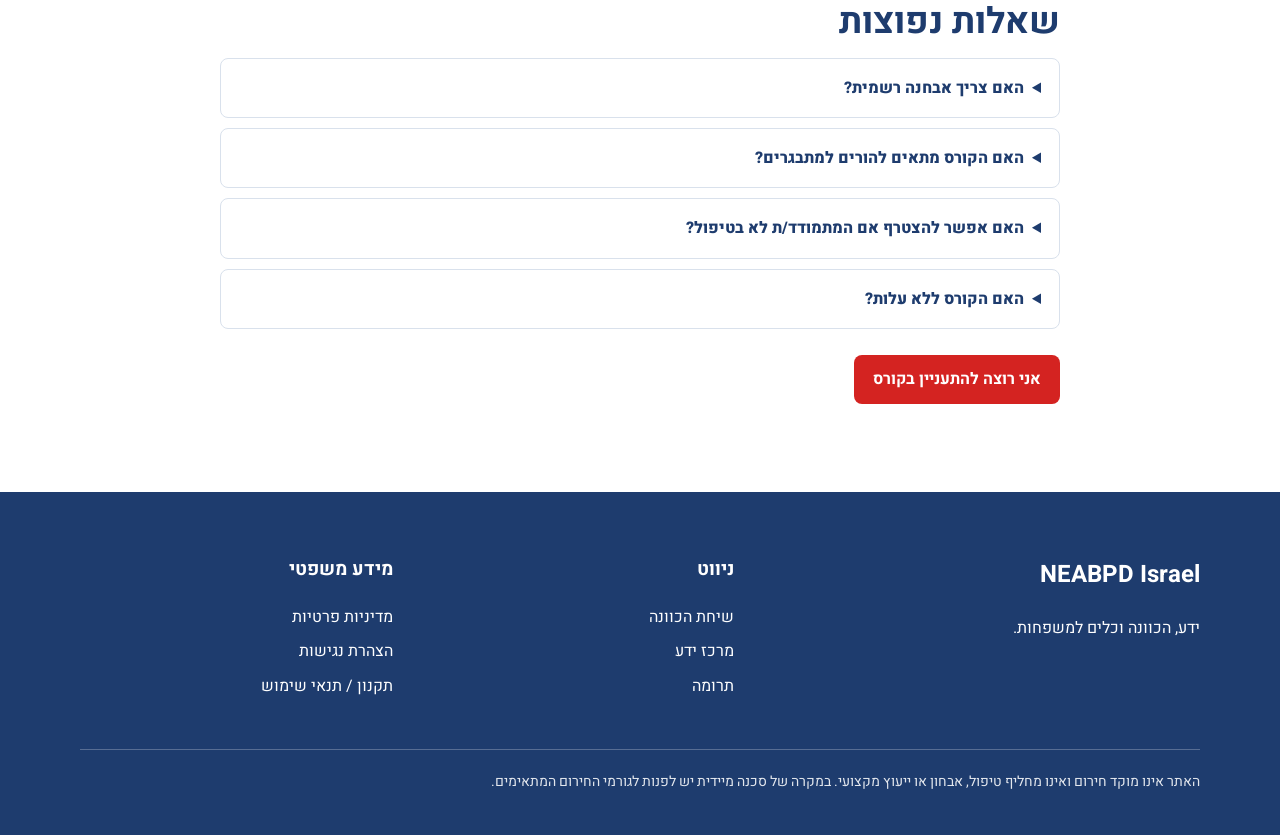
<file: family-connections-course.html>
<!doctype html>
<html lang="he" dir="rtl">
<head><meta charset="utf-8"><meta name="viewport" content="width=device-width, initial-scale=1"><title>קורס קשרי משפחה | NEABPD Israel</title><link rel="preconnect" href="https://fonts.googleapis.com">
  <link rel="preconnect" href="https://fonts.gstatic.com" crossorigin>
  <link href="https://fonts.googleapis.com/css2?family=Heebo:wght@400;500;700;800&display=swap" rel="stylesheet">
  <link rel="stylesheet" href="styles.css"></head>
<body>
  <a class="skip-link" href="#main">דילוג לתוכן המרכזי</a>
  <header class="site-header"><div class="header-inner"><a class="brand" href="index.html"><span class="brand-mark">N</span><span>NEABPD Israel</span></a><button class="nav-toggle" aria-expanded="false" aria-controls="site-nav" aria-label="פתיחת תפריט">☰</button><a class="button button-primary mobile-guidance" href="guidance-call.html">אני רוצה הכוונה</a><nav class="site-nav" id="site-nav" aria-label="ניווט ראשי"><a href="index.html">בית</a><a href="is-this-for-us.html">האם זה מתאים לנו?</a><a href="bpd.html">BPD ואי-ויסות רגשי</a><a href="guidance-call.html">שיחת הכוונה</a><a href="family-connections-course.html">קורס קשרי משפחה</a><a href="knowledge-center.html">מרכז ידע</a><a href="about-donations.html">אודות</a><a href="contact.html">צור קשר</a></nav><a class="button button-quiet header-donation" href="about-donations.html#donate">תרומה</a></div></header>
  <main id="main">
    <section class="page-hero"><div class="section narrow"><h1>קורס קשרי משפחה</h1><p>קורס לבני משפחה ואנשים קרובים של מתמודדים עם BPD או אי-ויסות רגשי חמור, המעניק ידע, מיומנויות וכלים להתמודדות יומיומית.</p><div class="cta-row"><a class="button button-primary" href="guidance-call.html">אני רוצה להתעניין בקורס</a><a class="button button-secondary" href="guidance-call.html">רוצה קודם שיחת הכוונה?</a></div></div></section>
    <section class="section"><h2>למי הקורס מתאים</h2><div class="cards"><article class="card"><h3>הורים</h3><p>להורים שמחפשים שפה וכלים להתמודדות יומיומית.</p></article><article class="card"><h3>בני זוג</h3><p>לבני ובנות זוג שחיים לצד יחסים אינטנסיביים ושחיקה.</p></article><article class="card"><h3>אחים וילדים בוגרים</h3><p>לקרובים משמעותיים שרוצים להבין איך לעזור ולשמור על עצמם.</p></article></div></section>
    <section class="soft-band"><div class="section"><h2>מה לומדים בקורס</h2><div class="cards"><article class="card"><h3>להבין BPD</h3><p>ידע בסיסי על אי-ויסות רגשי ועל החוויה המשפחתית.</p></article><article class="card"><h3>תיקוף ותקשורת</h3><p>כלים לשיחה שמפחיתה הסלמה ושומרת על קשר.</p></article><article class="card"><h3>גבולות</h3><p>איך להציב גבולות ברורים ומכבדים.</p></article><article class="card"><h3>מיומנויות DBT</h3><p>מיומנויות רלוונטיות למשפחה, בכפוף לאישור מקצועי.</p></article><article class="card"><h3>הפחתת שחיקה</h3><p>שמירה על כוחות, אחריות ותמיכה לאורך זמן.</p></article><article class="card"><h3>התמודדות עם משברים</h3><p>חשיבה מסודרת יותר סביב מצבים מורכבים והסלמות.</p></article></div></div></section>
    <section class="section split"><div><h2>מבנה הקורס</h2><ul><li>מספר מפגשים: 12, אם מאושר</li><li>פורמט: זום / פרונטלי / לפי מחזור</li><li>עלות: ללא עלות, אם מאושר</li><li>מנחים: להשאיר מקום לפרטים מאושרים</li></ul></div><div class="info-box"><h2>עדויות</h2><p>כאן יוצגו עדויות בעילום שם בלבד, לאחר אישור המשתתפים והעמותה.</p></div></section>
    <section class="section narrow"><h2>שאלות נפוצות</h2><details><summary>האם צריך אבחנה רשמית?</summary><p>לא תמיד. התאמה תיבחן בשיחה ובהתאם למדיניות העמותה המאושרת.</p></details><details><summary>האם הקורס מתאים להורים למתבגרים?</summary><p>יש להשאיר את התשובה לאישור מקצועי לפי אופי המחזור.</p></details><details><summary>האם אפשר להצטרף אם המתמודד/ת לא בטיפול?</summary><p>שיחת התאמה תעזור להבין האם הקורס רלוונטי.</p></details><details><summary>האם הקורס ללא עלות?</summary><p>העלות הסופית דורשת אישור העמותה ותוצג כאן לאחר אישור.</p></details><div class="cta-row"><a class="button button-primary" href="guidance-call.html">אני רוצה להתעניין בקורס</a></div></section>
  </main>
  <footer class="site-footer"><div class="footer-inner"><section><h2>NEABPD Israel</h2><p>ידע, הכוונה וכלים למשפחות.</p></section><section><h3>ניווט</h3><ul><li><a href="guidance-call.html">שיחת הכוונה</a></li><li><a href="knowledge-center.html">מרכז ידע</a></li><li><a href="about-donations.html#donate">תרומה</a></li></ul></section><section><h3>מידע משפטי</h3><ul><li><a href="privacy.html">מדיניות פרטיות</a></li><li><a href="accessibility.html">הצהרת נגישות</a></li><li><a href="terms.html">תקנון / תנאי שימוש</a></li></ul></section><p class="footer-note">האתר אינו מוקד חירום ואינו מחליף טיפול, אבחון או ייעוץ מקצועי. במקרה של סכנה מיידית יש לפנות לגורמי החירום המתאימים.</p></div></footer>
  <script src="script.js"></script>
</body>
</html>
</file>
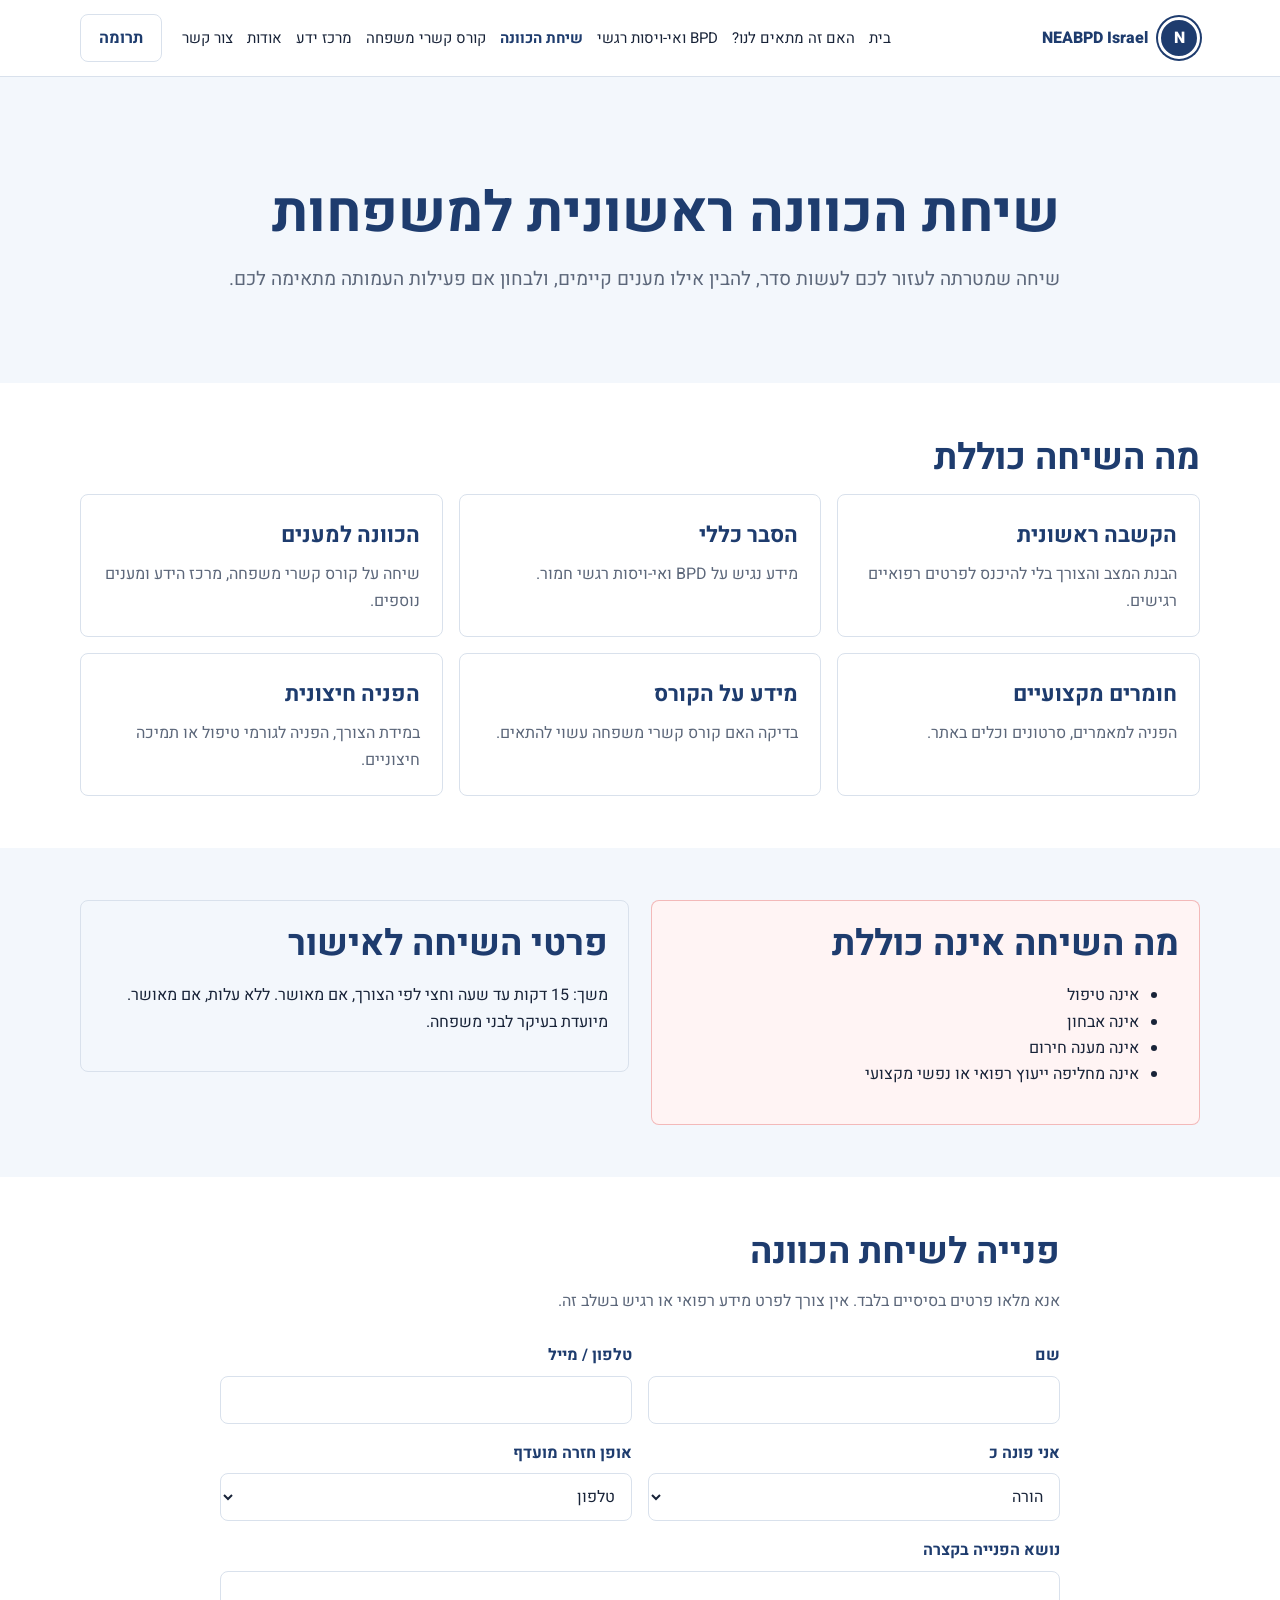
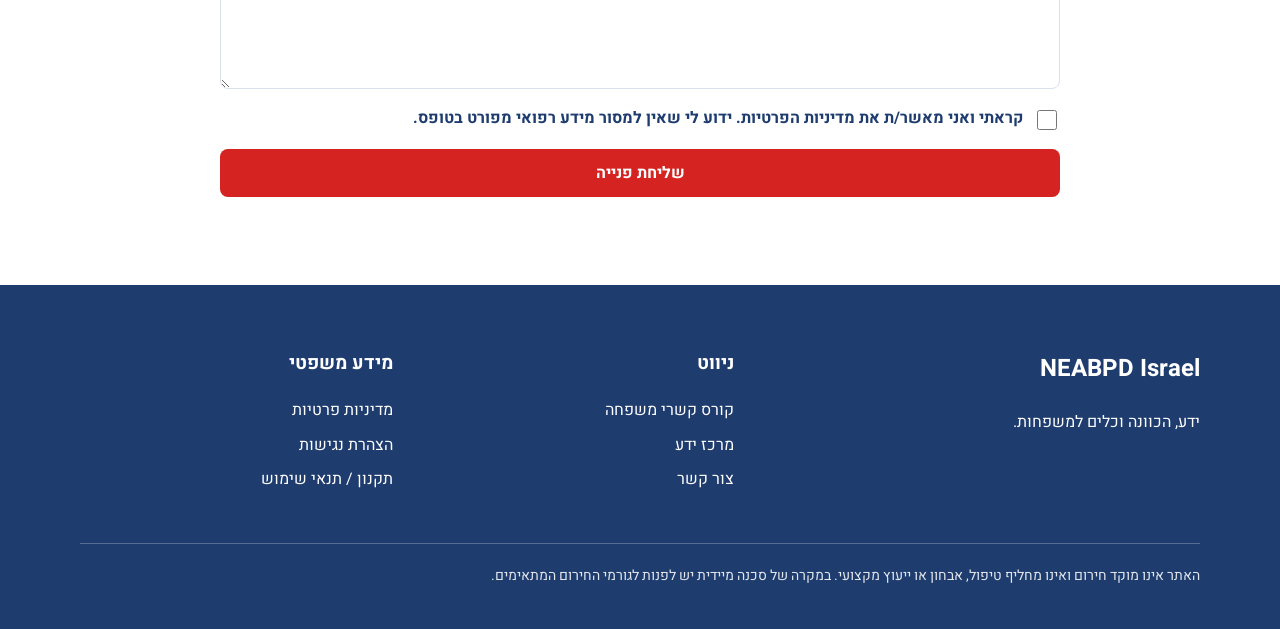
<file: guidance-call.html>
<!doctype html>
<html lang="he" dir="rtl">
<head><meta charset="utf-8"><meta name="viewport" content="width=device-width, initial-scale=1"><title>שיחת הכוונה | NEABPD Israel</title><link rel="preconnect" href="https://fonts.googleapis.com">
  <link rel="preconnect" href="https://fonts.gstatic.com" crossorigin>
  <link href="https://fonts.googleapis.com/css2?family=Heebo:wght@400;500;700;800&display=swap" rel="stylesheet">
  <link rel="stylesheet" href="styles.css"></head>
<body>
  <a class="skip-link" href="#main">דילוג לתוכן המרכזי</a>
  <header class="site-header"><div class="header-inner"><a class="brand" href="index.html"><span class="brand-mark">N</span><span>NEABPD Israel</span></a><button class="nav-toggle" aria-expanded="false" aria-controls="site-nav" aria-label="פתיחת תפריט">☰</button><a class="button button-primary mobile-guidance" href="guidance-call.html">אני רוצה הכוונה</a><nav class="site-nav" id="site-nav" aria-label="ניווט ראשי"><a href="index.html">בית</a><a href="is-this-for-us.html">האם זה מתאים לנו?</a><a href="bpd.html">BPD ואי-ויסות רגשי</a><a href="guidance-call.html">שיחת הכוונה</a><a href="family-connections-course.html">קורס קשרי משפחה</a><a href="knowledge-center.html">מרכז ידע</a><a href="about-donations.html">אודות</a><a href="contact.html">צור קשר</a></nav><a class="button button-quiet header-donation" href="about-donations.html#donate">תרומה</a></div></header>
  <main id="main">
    <section class="page-hero"><div class="section narrow"><h1>שיחת הכוונה ראשונית למשפחות</h1><p>שיחה שמטרתה לעזור לכם לעשות סדר, להבין אילו מענים קיימים, ולבחון אם פעילות העמותה מתאימה לכם.</p></div></section>
    <section class="section"><h2>מה השיחה כוללת</h2><div class="cards"><article class="card"><h3>הקשבה ראשונית</h3><p>הבנת המצב והצורך בלי להיכנס לפרטים רפואיים רגישים.</p></article><article class="card"><h3>הסבר כללי</h3><p>מידע נגיש על BPD ואי-ויסות רגשי חמור.</p></article><article class="card"><h3>הכוונה למענים</h3><p>שיחה על קורס קשרי משפחה, מרכז הידע ומענים נוספים.</p></article><article class="card"><h3>חומרים מקצועיים</h3><p>הפניה למאמרים, סרטונים וכלים באתר.</p></article><article class="card"><h3>מידע על הקורס</h3><p>בדיקה האם קורס קשרי משפחה עשוי להתאים.</p></article><article class="card"><h3>הפניה חיצונית</h3><p>במידת הצורך, הפניה לגורמי טיפול או תמיכה חיצוניים.</p></article></div></section>
    <section class="soft-band"><div class="section split"><div class="warning-box"><h2>מה השיחה אינה כוללת</h2><ul><li>אינה טיפול</li><li>אינה אבחון</li><li>אינה מענה חירום</li><li>אינה מחליפה ייעוץ רפואי או נפשי מקצועי</li></ul></div><div class="info-box"><h2>פרטי השיחה לאישור</h2><p>משך: 15 דקות עד שעה וחצי לפי הצורך, אם מאושר. ללא עלות, אם מאושר. מיועדת בעיקר לבני משפחה.</p></div></div></section>
    <section class="section narrow"><h2>פנייה לשיחת הכוונה</h2><p class="section-intro">אנא מלאו פרטים בסיסיים בלבד. אין צורך לפרט מידע רפואי או רגיש בשלב זה.</p><form class="form-grid"><div class="field"><label for="name">שם</label><input id="name" name="name" autocomplete="name"></div><div class="field"><label for="contact">טלפון / מייל</label><input id="contact" name="contact" autocomplete="email"></div><div class="field"><label for="role">אני פונה כ</label><select id="role" name="role"><option>הורה</option><option>בן / בת זוג</option><option>אח / אחות</option><option>מתמודד / מתמודדת</option><option>איש / אשת מקצוע</option><option>אחר</option></select></div><div class="field"><label for="reply">אופן חזרה מועדף</label><select id="reply" name="reply"><option>טלפון</option><option>וואטסאפ</option><option>מייל</option></select></div><div class="field full"><label for="topic">נושא הפנייה בקצרה</label><textarea id="topic" name="topic"></textarea></div><div class="field full checkbox"><input id="privacy" type="checkbox" required><label for="privacy">קראתי ואני מאשר/ת את מדיניות הפרטיות. ידוע לי שאין למסור מידע רפואי מפורט בטופס.</label></div><div class="field full"><button class="button button-primary" type="submit">שליחת פנייה</button></div></form></section>
  </main>
  <footer class="site-footer"><div class="footer-inner"><section><h2>NEABPD Israel</h2><p>ידע, הכוונה וכלים למשפחות.</p></section><section><h3>ניווט</h3><ul><li><a href="family-connections-course.html">קורס קשרי משפחה</a></li><li><a href="knowledge-center.html">מרכז ידע</a></li><li><a href="contact.html">צור קשר</a></li></ul></section><section><h3>מידע משפטי</h3><ul><li><a href="privacy.html">מדיניות פרטיות</a></li><li><a href="accessibility.html">הצהרת נגישות</a></li><li><a href="terms.html">תקנון / תנאי שימוש</a></li></ul></section><p class="footer-note">האתר אינו מוקד חירום ואינו מחליף טיפול, אבחון או ייעוץ מקצועי. במקרה של סכנה מיידית יש לפנות לגורמי החירום המתאימים.</p></div></footer>
  <script src="script.js"></script>
</body>
</html>
</file>
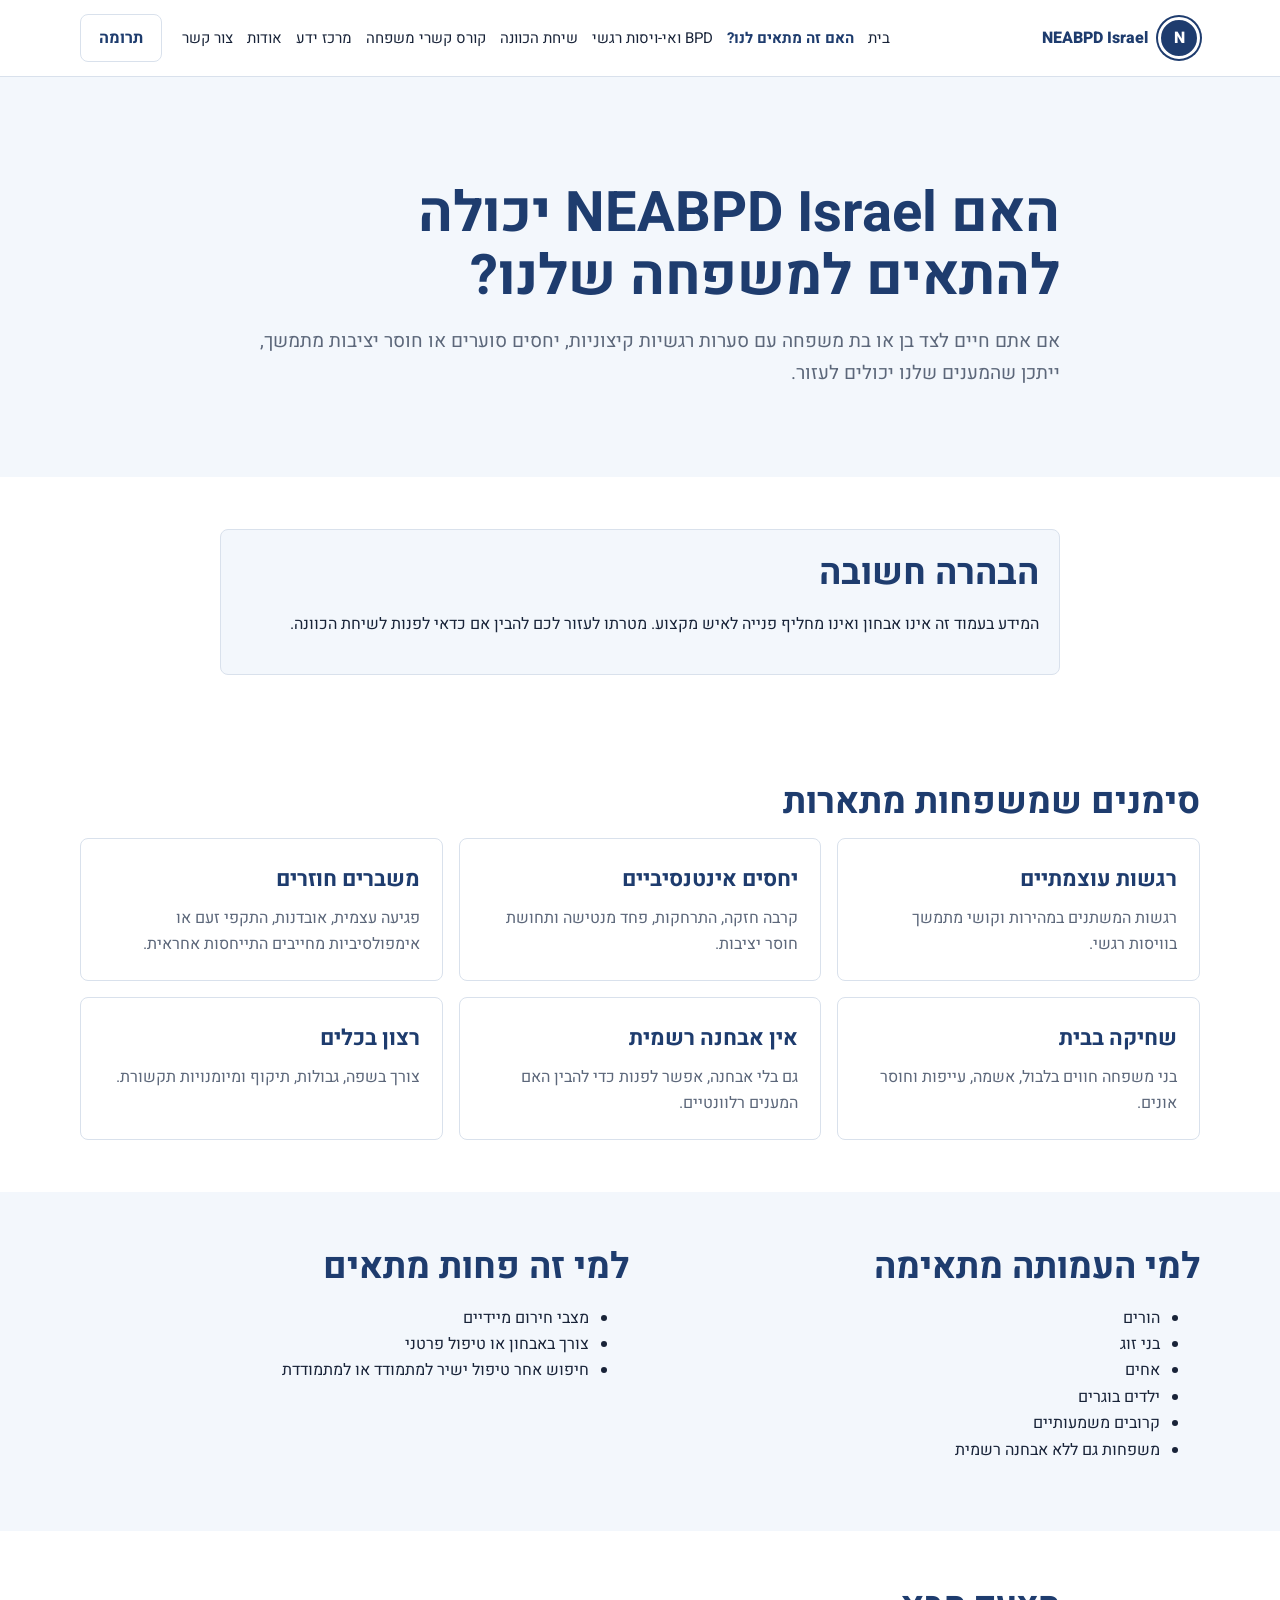
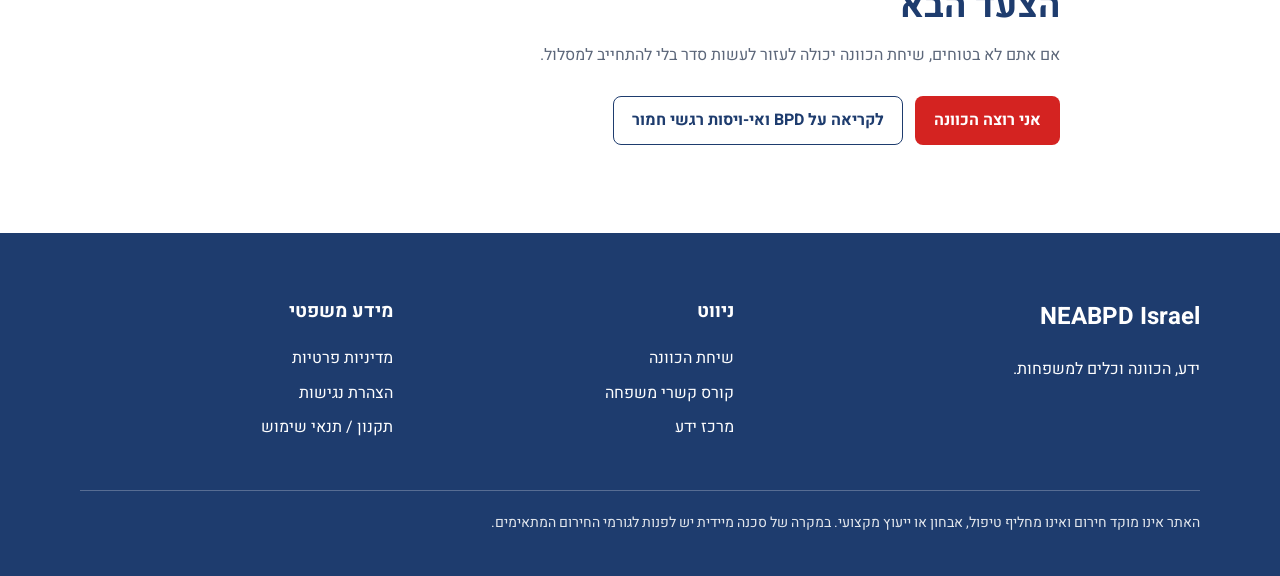
<file: is-this-for-us.html>
<!doctype html>
<html lang="he" dir="rtl">
<head>
  <meta charset="utf-8">
  <meta name="viewport" content="width=device-width, initial-scale=1">
  <title>האם זה מתאים לנו? | NEABPD Israel</title>
  <link rel="preconnect" href="https://fonts.googleapis.com">
  <link rel="preconnect" href="https://fonts.gstatic.com" crossorigin>
  <link href="https://fonts.googleapis.com/css2?family=Heebo:wght@400;500;700;800&display=swap" rel="stylesheet">
  <link rel="stylesheet" href="styles.css">
</head>
<body>
  <a class="skip-link" href="#main">דילוג לתוכן המרכזי</a>
  <header class="site-header"><div class="header-inner"><a class="brand" href="index.html"><span class="brand-mark">N</span><span>NEABPD Israel</span></a><button class="nav-toggle" aria-expanded="false" aria-controls="site-nav" aria-label="פתיחת תפריט">☰</button><a class="button button-primary mobile-guidance" href="guidance-call.html">אני רוצה הכוונה</a><nav class="site-nav" id="site-nav" aria-label="ניווט ראשי"><a href="index.html">בית</a><a href="is-this-for-us.html">האם זה מתאים לנו?</a><a href="bpd.html">BPD ואי-ויסות רגשי</a><a href="guidance-call.html">שיחת הכוונה</a><a href="family-connections-course.html">קורס קשרי משפחה</a><a href="knowledge-center.html">מרכז ידע</a><a href="about-donations.html">אודות</a><a href="contact.html">צור קשר</a></nav><a class="button button-quiet header-donation" href="about-donations.html#donate">תרומה</a></div></header>
  <main id="main">
    <section class="page-hero"><div class="section narrow"><h1>האם NEABPD Israel יכולה להתאים למשפחה שלנו?</h1><p>אם אתם חיים לצד בן או בת משפחה עם סערות רגשיות קיצוניות, יחסים סוערים או חוסר יציבות מתמשך, ייתכן שהמענים שלנו יכולים לעזור.</p></div></section>
    <section class="section narrow"><div class="info-box"><h2>הבהרה חשובה</h2><p>המידע בעמוד זה אינו אבחון ואינו מחליף פנייה לאיש מקצוע. מטרתו לעזור לכם להבין אם כדאי לפנות לשיחת הכוונה.</p></div></section>
    <section class="section"><h2>סימנים שמשפחות מתארות</h2><div class="cards"><article class="card"><h3>רגשות עוצמתיים</h3><p>רגשות המשתנים במהירות וקושי מתמשך בוויסות רגשי.</p></article><article class="card"><h3>יחסים אינטנסיביים</h3><p>קרבה חזקה, התרחקות, פחד מנטישה ותחושת חוסר יציבות.</p></article><article class="card"><h3>משברים חוזרים</h3><p>פגיעה עצמית, אובדנות, התקפי זעם או אימפולסיביות מחייבים התייחסות אחראית.</p></article><article class="card"><h3>שחיקה בבית</h3><p>בני משפחה חווים בלבול, אשמה, עייפות וחוסר אונים.</p></article><article class="card"><h3>אין אבחנה רשמית</h3><p>גם בלי אבחנה, אפשר לפנות כדי להבין האם המענים רלוונטיים.</p></article><article class="card"><h3>רצון בכלים</h3><p>צורך בשפה, גבולות, תיקוף ומיומנויות תקשורת.</p></article></div></section>
    <section class="soft-band"><div class="section split"><div><h2>למי העמותה מתאימה</h2><ul><li>הורים</li><li>בני זוג</li><li>אחים</li><li>ילדים בוגרים</li><li>קרובים משמעותיים</li><li>משפחות גם ללא אבחנה רשמית</li></ul></div><div><h2>למי זה פחות מתאים</h2><ul><li>מצבי חירום מיידיים</li><li>צורך באבחון או טיפול פרטני</li><li>חיפוש אחר טיפול ישיר למתמודד או למתמודדת</li></ul></div></div></section>
    <section class="section narrow"><h2>הצעד הבא</h2><p class="section-intro">אם אתם לא בטוחים, שיחת הכוונה יכולה לעזור לעשות סדר בלי להתחייב למסלול.</p><div class="cta-row"><a class="button button-primary" href="guidance-call.html">אני רוצה הכוונה</a><a class="button button-secondary" href="bpd.html">לקריאה על BPD ואי-ויסות רגשי חמור</a></div></section>
  </main>
  <footer class="site-footer"><div class="footer-inner"><section><h2>NEABPD Israel</h2><p>ידע, הכוונה וכלים למשפחות.</p></section><section><h3>ניווט</h3><ul><li><a href="guidance-call.html">שיחת הכוונה</a></li><li><a href="family-connections-course.html">קורס קשרי משפחה</a></li><li><a href="knowledge-center.html">מרכז ידע</a></li></ul></section><section><h3>מידע משפטי</h3><ul><li><a href="privacy.html">מדיניות פרטיות</a></li><li><a href="accessibility.html">הצהרת נגישות</a></li><li><a href="terms.html">תקנון / תנאי שימוש</a></li></ul></section><p class="footer-note">האתר אינו מוקד חירום ואינו מחליף טיפול, אבחון או ייעוץ מקצועי. במקרה של סכנה מיידית יש לפנות לגורמי החירום המתאימים.</p></div></footer>
  <script src="script.js"></script>
</body>
</html>
</file>
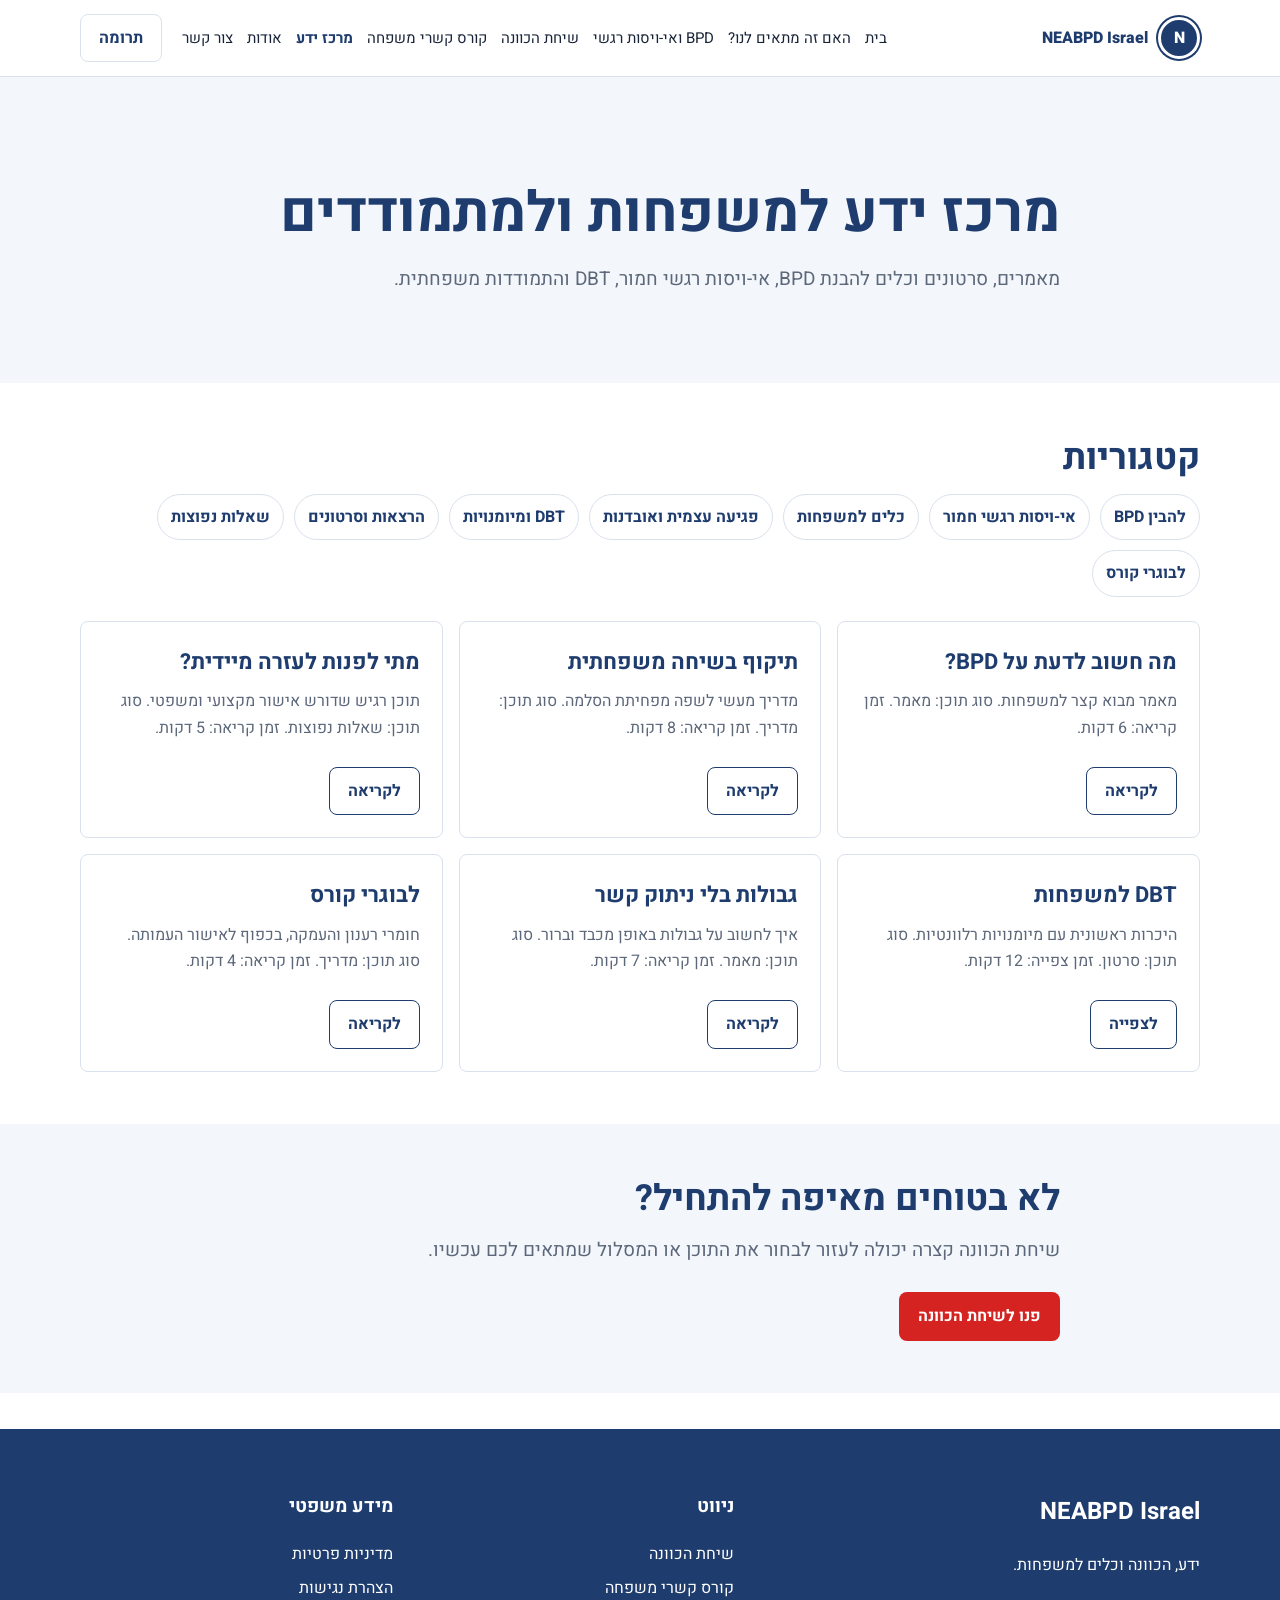
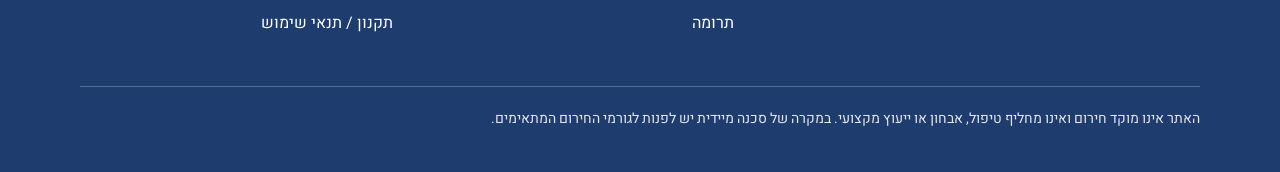
<file: knowledge-center.html>
<!doctype html>
<html lang="he" dir="rtl">
<head><meta charset="utf-8"><meta name="viewport" content="width=device-width, initial-scale=1"><title>מרכז ידע | NEABPD Israel</title><link rel="preconnect" href="https://fonts.googleapis.com">
  <link rel="preconnect" href="https://fonts.gstatic.com" crossorigin>
  <link href="https://fonts.googleapis.com/css2?family=Heebo:wght@400;500;700;800&display=swap" rel="stylesheet">
  <link rel="stylesheet" href="styles.css"></head>
<body>
  <a class="skip-link" href="#main">דילוג לתוכן המרכזי</a>
  <header class="site-header"><div class="header-inner"><a class="brand" href="index.html"><span class="brand-mark">N</span><span>NEABPD Israel</span></a><button class="nav-toggle" aria-expanded="false" aria-controls="site-nav" aria-label="פתיחת תפריט">☰</button><a class="button button-primary mobile-guidance" href="guidance-call.html">אני רוצה הכוונה</a><nav class="site-nav" id="site-nav" aria-label="ניווט ראשי"><a href="index.html">בית</a><a href="is-this-for-us.html">האם זה מתאים לנו?</a><a href="bpd.html">BPD ואי-ויסות רגשי</a><a href="guidance-call.html">שיחת הכוונה</a><a href="family-connections-course.html">קורס קשרי משפחה</a><a href="knowledge-center.html">מרכז ידע</a><a href="about-donations.html">אודות</a><a href="contact.html">צור קשר</a></nav><a class="button button-quiet header-donation" href="about-donations.html#donate">תרומה</a></div></header>
  <main id="main">
    <section class="page-hero"><div class="section narrow"><h1>מרכז ידע למשפחות ולמתמודדים</h1><p>מאמרים, סרטונים וכלים להבנת BPD, אי-ויסות רגשי חמור, DBT והתמודדות משפחתית.</p></div></section>
    <section class="section"><h2>קטגוריות</h2><div class="filters" aria-label="סינון תכנים"><span class="filter-chip">להבין BPD</span><span class="filter-chip">אי-ויסות רגשי חמור</span><span class="filter-chip">כלים למשפחות</span><span class="filter-chip">פגיעה עצמית ואובדנות</span><span class="filter-chip">DBT ומיומנויות</span><span class="filter-chip">הרצאות וסרטונים</span><span class="filter-chip">שאלות נפוצות</span><span class="filter-chip">לבוגרי קורס</span></div><div class="cards"><article class="card"><h3>מה חשוב לדעת על BPD?</h3><p>מאמר מבוא קצר למשפחות. סוג תוכן: מאמר. זמן קריאה: 6 דקות.</p><div class="cta-row"><a class="button button-secondary" href="#">לקריאה</a></div></article><article class="card"><h3>תיקוף בשיחה משפחתית</h3><p>מדריך מעשי לשפה מפחיתת הסלמה. סוג תוכן: מדריך. זמן קריאה: 8 דקות.</p><div class="cta-row"><a class="button button-secondary" href="#">לקריאה</a></div></article><article class="card"><h3>מתי לפנות לעזרה מיידית?</h3><p>תוכן רגיש שדורש אישור מקצועי ומשפטי. סוג תוכן: שאלות נפוצות. זמן קריאה: 5 דקות.</p><div class="cta-row"><a class="button button-secondary" href="#">לקריאה</a></div></article><article class="card"><h3>DBT למשפחות</h3><p>היכרות ראשונית עם מיומנויות רלוונטיות. סוג תוכן: סרטון. זמן צפייה: 12 דקות.</p><div class="cta-row"><a class="button button-secondary" href="#">לצפייה</a></div></article><article class="card"><h3>גבולות בלי ניתוק קשר</h3><p>איך לחשוב על גבולות באופן מכבד וברור. סוג תוכן: מאמר. זמן קריאה: 7 דקות.</p><div class="cta-row"><a class="button button-secondary" href="#">לקריאה</a></div></article><article class="card"><h3>לבוגרי קורס</h3><p>חומרי רענון והעמקה, בכפוף לאישור העמותה. סוג תוכן: מדריך. זמן קריאה: 4 דקות.</p><div class="cta-row"><a class="button button-secondary" href="#">לקריאה</a></div></article></div></section>
    <section class="soft-band"><div class="section narrow"><h2>לא בטוחים מאיפה להתחיל?</h2><p class="lead">שיחת הכוונה קצרה יכולה לעזור לבחור את התוכן או המסלול שמתאים לכם עכשיו.</p><div class="cta-row"><a class="button button-primary" href="guidance-call.html">פנו לשיחת הכוונה</a></div></div></section>
  </main>
  <footer class="site-footer"><div class="footer-inner"><section><h2>NEABPD Israel</h2><p>ידע, הכוונה וכלים למשפחות.</p></section><section><h3>ניווט</h3><ul><li><a href="guidance-call.html">שיחת הכוונה</a></li><li><a href="family-connections-course.html">קורס קשרי משפחה</a></li><li><a href="about-donations.html#donate">תרומה</a></li></ul></section><section><h3>מידע משפטי</h3><ul><li><a href="privacy.html">מדיניות פרטיות</a></li><li><a href="accessibility.html">הצהרת נגישות</a></li><li><a href="terms.html">תקנון / תנאי שימוש</a></li></ul></section><p class="footer-note">האתר אינו מוקד חירום ואינו מחליף טיפול, אבחון או ייעוץ מקצועי. במקרה של סכנה מיידית יש לפנות לגורמי החירום המתאימים.</p></div></footer>
  <script src="script.js"></script>
</body>
</html>
</file>
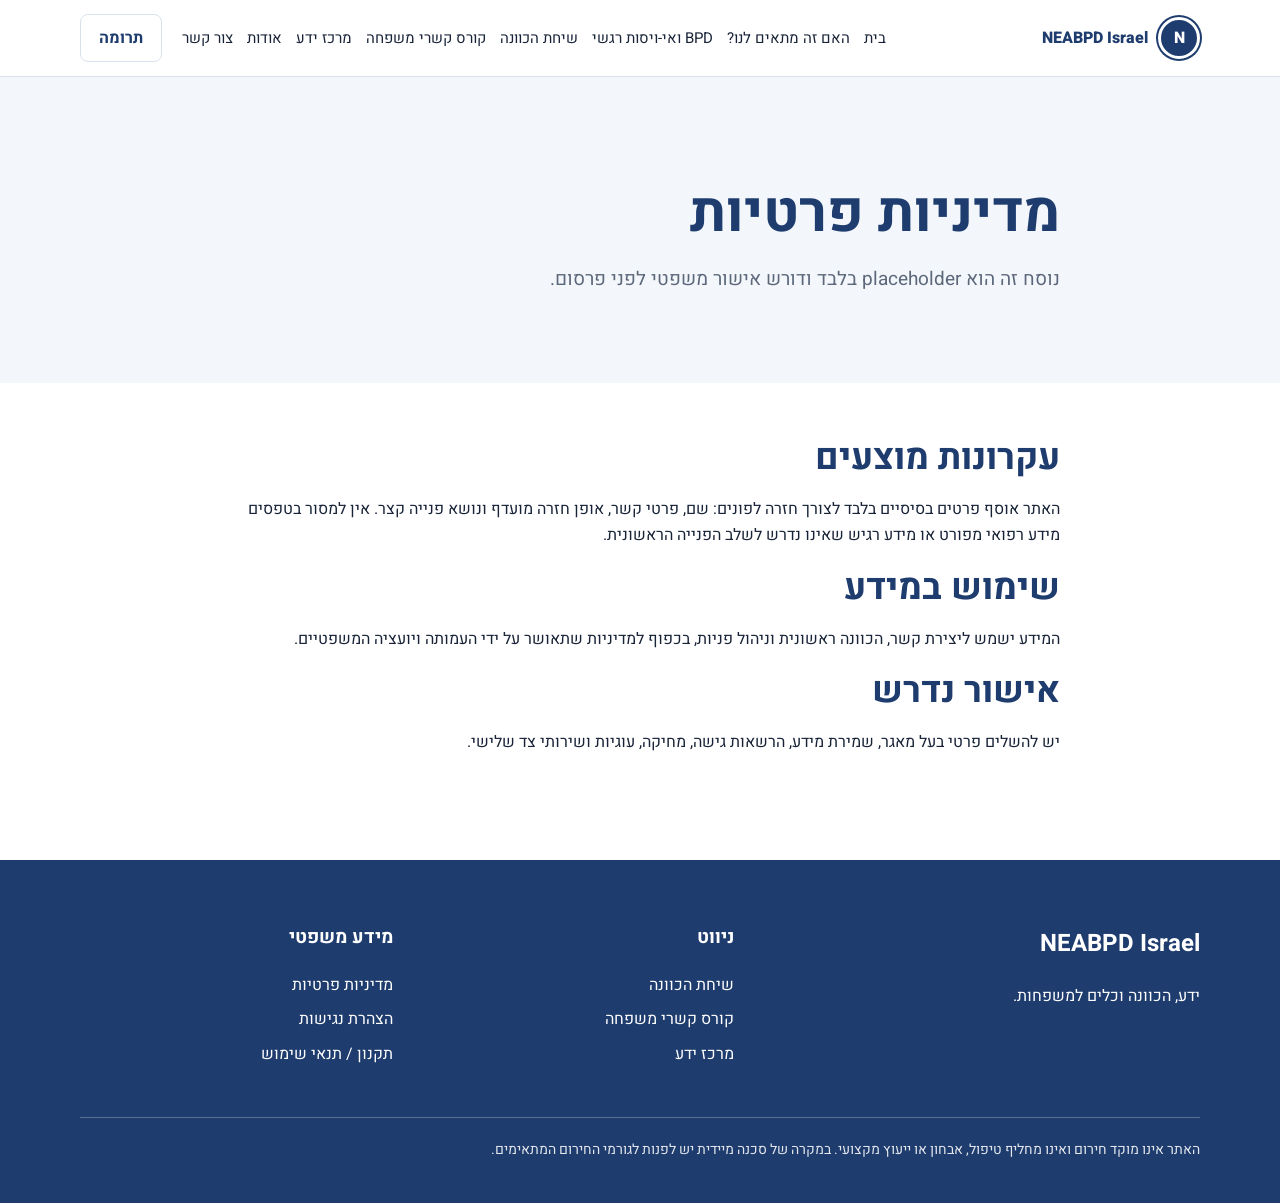
<file: privacy.html>
<!doctype html>
<html lang="he" dir="rtl">
<head><meta charset="utf-8"><meta name="viewport" content="width=device-width, initial-scale=1"><title>מדיניות פרטיות | NEABPD Israel</title><link rel="preconnect" href="https://fonts.googleapis.com">
  <link rel="preconnect" href="https://fonts.gstatic.com" crossorigin>
  <link href="https://fonts.googleapis.com/css2?family=Heebo:wght@400;500;700;800&display=swap" rel="stylesheet">
  <link rel="stylesheet" href="styles.css"></head>
<body>
  <a class="skip-link" href="#main">דילוג לתוכן המרכזי</a>
  <header class="site-header"><div class="header-inner"><a class="brand" href="index.html"><span class="brand-mark">N</span><span>NEABPD Israel</span></a><button class="nav-toggle" aria-expanded="false" aria-controls="site-nav" aria-label="פתיחת תפריט">☰</button><a class="button button-primary mobile-guidance" href="guidance-call.html">אני רוצה הכוונה</a><nav class="site-nav" id="site-nav" aria-label="ניווט ראשי"><a href="index.html">בית</a><a href="is-this-for-us.html">האם זה מתאים לנו?</a><a href="bpd.html">BPD ואי-ויסות רגשי</a><a href="guidance-call.html">שיחת הכוונה</a><a href="family-connections-course.html">קורס קשרי משפחה</a><a href="knowledge-center.html">מרכז ידע</a><a href="about-donations.html">אודות</a><a href="contact.html">צור קשר</a></nav><a class="button button-quiet header-donation" href="about-donations.html#donate">תרומה</a></div></header>
  <main id="main"><section class="page-hero"><div class="section narrow"><h1>מדיניות פרטיות</h1><p>נוסח זה הוא placeholder בלבד ודורש אישור משפטי לפני פרסום.</p></div></section><section class="section narrow"><h2>עקרונות מוצעים</h2><p>האתר אוסף פרטים בסיסיים בלבד לצורך חזרה לפונים: שם, פרטי קשר, אופן חזרה מועדף ונושא פנייה קצר. אין למסור בטפסים מידע רפואי מפורט או מידע רגיש שאינו נדרש לשלב הפנייה הראשונית.</p><h2>שימוש במידע</h2><p>המידע ישמש ליצירת קשר, הכוונה ראשונית וניהול פניות, בכפוף למדיניות שתאושר על ידי העמותה ויועציה המשפטיים.</p><h2>אישור נדרש</h2><p>יש להשלים פרטי בעל מאגר, שמירת מידע, הרשאות גישה, מחיקה, עוגיות ושירותי צד שלישי.</p></section></main>
  <footer class="site-footer"><div class="footer-inner"><section><h2>NEABPD Israel</h2><p>ידע, הכוונה וכלים למשפחות.</p></section><section><h3>ניווט</h3><ul><li><a href="guidance-call.html">שיחת הכוונה</a></li><li><a href="family-connections-course.html">קורס קשרי משפחה</a></li><li><a href="knowledge-center.html">מרכז ידע</a></li></ul></section><section><h3>מידע משפטי</h3><ul><li><a href="privacy.html">מדיניות פרטיות</a></li><li><a href="accessibility.html">הצהרת נגישות</a></li><li><a href="terms.html">תקנון / תנאי שימוש</a></li></ul></section><p class="footer-note">האתר אינו מוקד חירום ואינו מחליף טיפול, אבחון או ייעוץ מקצועי. במקרה של סכנה מיידית יש לפנות לגורמי החירום המתאימים.</p></div></footer>
  <script src="script.js"></script>
</body>
</html>
</file>
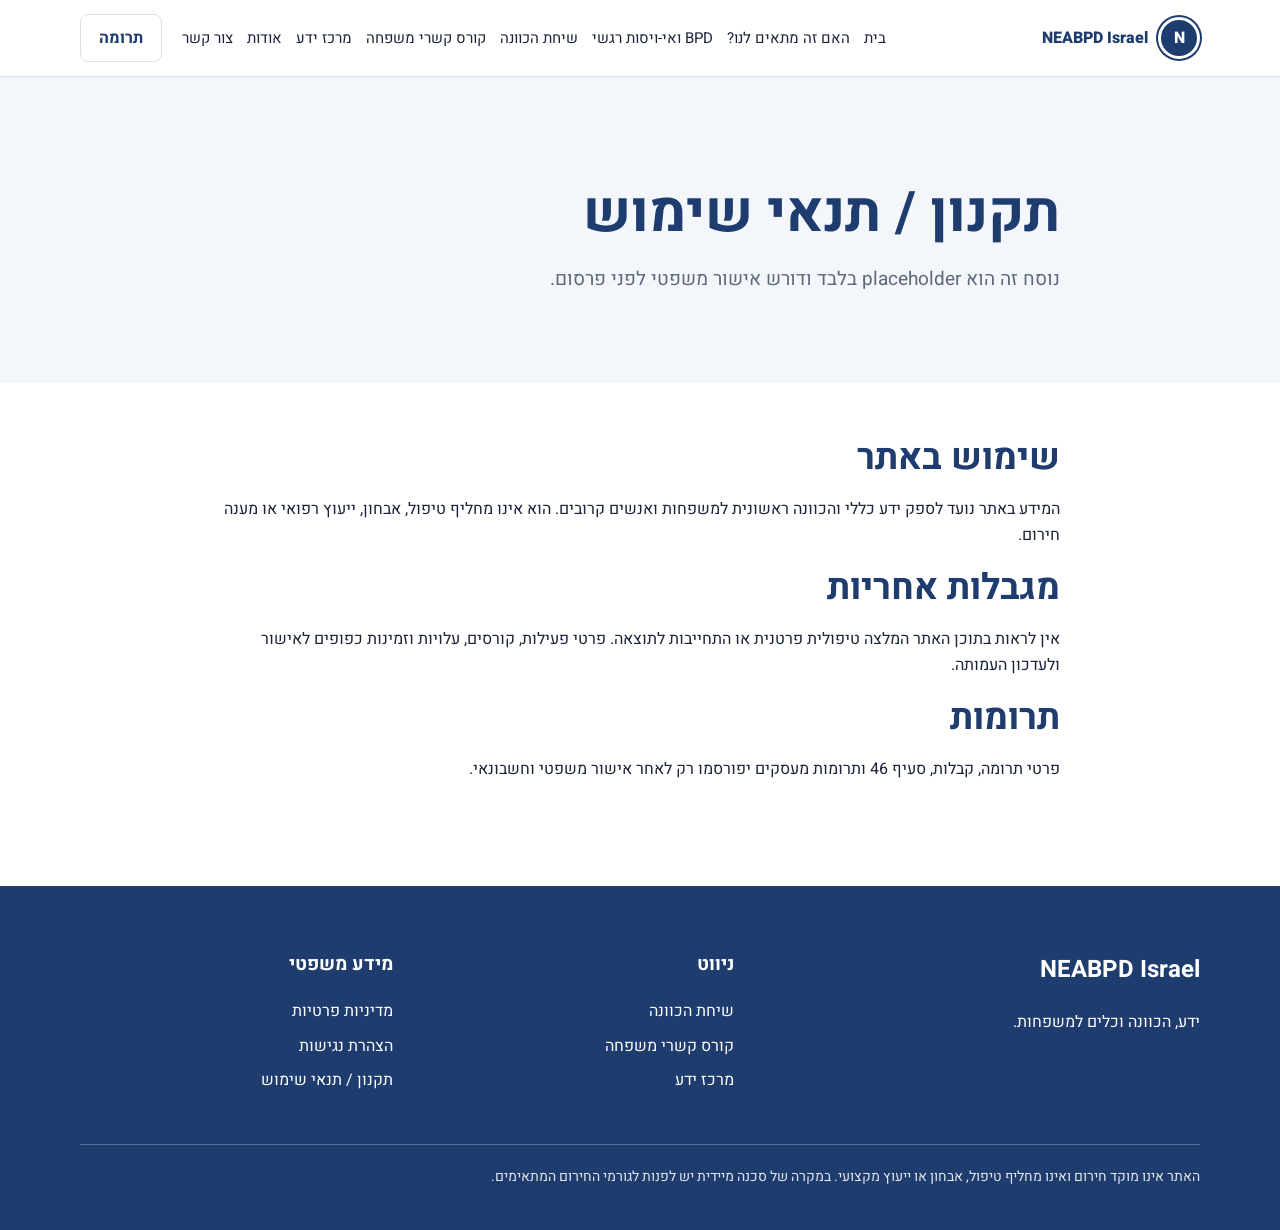
<file: terms.html>
<!doctype html>
<html lang="he" dir="rtl">
<head><meta charset="utf-8"><meta name="viewport" content="width=device-width, initial-scale=1"><title>תקנון / תנאי שימוש | NEABPD Israel</title><link rel="preconnect" href="https://fonts.googleapis.com">
  <link rel="preconnect" href="https://fonts.gstatic.com" crossorigin>
  <link href="https://fonts.googleapis.com/css2?family=Heebo:wght@400;500;700;800&display=swap" rel="stylesheet">
  <link rel="stylesheet" href="styles.css"></head>
<body>
  <a class="skip-link" href="#main">דילוג לתוכן המרכזי</a>
  <header class="site-header"><div class="header-inner"><a class="brand" href="index.html"><span class="brand-mark">N</span><span>NEABPD Israel</span></a><button class="nav-toggle" aria-expanded="false" aria-controls="site-nav" aria-label="פתיחת תפריט">☰</button><a class="button button-primary mobile-guidance" href="guidance-call.html">אני רוצה הכוונה</a><nav class="site-nav" id="site-nav" aria-label="ניווט ראשי"><a href="index.html">בית</a><a href="is-this-for-us.html">האם זה מתאים לנו?</a><a href="bpd.html">BPD ואי-ויסות רגשי</a><a href="guidance-call.html">שיחת הכוונה</a><a href="family-connections-course.html">קורס קשרי משפחה</a><a href="knowledge-center.html">מרכז ידע</a><a href="about-donations.html">אודות</a><a href="contact.html">צור קשר</a></nav><a class="button button-quiet header-donation" href="about-donations.html#donate">תרומה</a></div></header>
  <main id="main"><section class="page-hero"><div class="section narrow"><h1>תקנון / תנאי שימוש</h1><p>נוסח זה הוא placeholder בלבד ודורש אישור משפטי לפני פרסום.</p></div></section><section class="section narrow"><h2>שימוש באתר</h2><p>המידע באתר נועד לספק ידע כללי והכוונה ראשונית למשפחות ואנשים קרובים. הוא אינו מחליף טיפול, אבחון, ייעוץ רפואי או מענה חירום.</p><h2>מגבלות אחריות</h2><p>אין לראות בתוכן האתר המלצה טיפולית פרטנית או התחייבות לתוצאה. פרטי פעילות, קורסים, עלויות וזמינות כפופים לאישור ולעדכון העמותה.</p><h2>תרומות</h2><p>פרטי תרומה, קבלות, סעיף 46 ותרומות מעסקים יפורסמו רק לאחר אישור משפטי וחשבונאי.</p></section></main>
  <footer class="site-footer"><div class="footer-inner"><section><h2>NEABPD Israel</h2><p>ידע, הכוונה וכלים למשפחות.</p></section><section><h3>ניווט</h3><ul><li><a href="guidance-call.html">שיחת הכוונה</a></li><li><a href="family-connections-course.html">קורס קשרי משפחה</a></li><li><a href="knowledge-center.html">מרכז ידע</a></li></ul></section><section><h3>מידע משפטי</h3><ul><li><a href="privacy.html">מדיניות פרטיות</a></li><li><a href="accessibility.html">הצהרת נגישות</a></li><li><a href="terms.html">תקנון / תנאי שימוש</a></li></ul></section><p class="footer-note">האתר אינו מוקד חירום ואינו מחליף טיפול, אבחון או ייעוץ מקצועי. במקרה של סכנה מיידית יש לפנות לגורמי החירום המתאימים.</p></div></footer>
  <script src="script.js"></script>
</body>
</html>
</file>
<file: styles.css>
:root {
  --blue: #1e3c6e;
  --red: #d42321;
  --white: #ffffff;
  --ink: #182338;
  --muted: #5c677a;
  --line: #d9e1ec;
  --soft: #f3f7fc;
  --soft-red: #fff4f4;
  --shadow: 0 18px 42px rgba(30, 60, 110, 0.11);
  --radius: 8px;
}

* {
  box-sizing: border-box;
}

html {
  scroll-behavior: smooth;
}

body {
  margin: 0;
  direction: rtl;
  font-family: "Heebo", Arial, "Helvetica Neue", sans-serif;
  color: var(--ink);
  background: var(--white);
  line-height: 1.65;
}

a {
  color: var(--blue);
  text-decoration: none;
}

a:hover {
  text-decoration: underline;
}

img {
  display: block;
  max-width: 100%;
}

:focus-visible {
  outline: 3px solid rgba(212, 35, 33, 0.42);
  outline-offset: 3px;
}

.skip-link {
  position: absolute;
  top: 8px;
  right: 8px;
  z-index: 20;
  transform: translateY(-160%);
  padding: 10px 14px;
  color: var(--white);
  background: var(--blue);
  border-radius: var(--radius);
}

.skip-link:focus {
  transform: none;
}

.site-header {
  position: sticky;
  top: 0;
  z-index: 10;
  background: rgba(255, 255, 255, 0.97);
  border-bottom: 1px solid var(--line);
  backdrop-filter: blur(12px);
}

.header-inner,
.section,
.footer-inner {
  width: min(1120px, calc(100% - 32px));
  margin: 0 auto;
}

.header-inner {
  display: flex;
  align-items: center;
  gap: 20px;
  min-height: 76px;
}

.brand {
  display: inline-flex;
  align-items: center;
  gap: 10px;
  color: var(--blue);
  font-weight: 800;
  white-space: nowrap;
}

.brand-mark {
  display: grid;
  width: 42px;
  height: 42px;
  place-items: center;
  color: var(--white);
  background: var(--blue);
  border: 3px solid var(--white);
  box-shadow: 0 0 0 2px var(--blue);
  border-radius: 50%;
  font-size: 16px;
}

.nav-toggle {
  display: none;
  margin-right: auto;
  width: 44px;
  height: 44px;
  color: var(--blue);
  background: var(--white);
  border: 1px solid var(--line);
  border-radius: var(--radius);
  font-size: 24px;
}

.site-nav {
  display: flex;
  align-items: center;
  gap: 14px;
  margin-right: auto;
  font-size: 15px;
}

.site-nav a {
  color: var(--ink);
}

.site-nav a[aria-current="page"] {
  color: var(--blue);
  font-weight: 700;
}

.button,
button.button {
  display: inline-flex;
  align-items: center;
  justify-content: center;
  min-height: 44px;
  padding: 10px 18px;
  border: 1px solid transparent;
  border-radius: var(--radius);
  font: inherit;
  font-weight: 700;
  text-align: center;
  cursor: pointer;
}

.button:hover {
  text-decoration: none;
}

.button-primary {
  color: var(--white);
  background: var(--red);
}

.button-secondary {
  color: var(--blue);
  background: var(--white);
  border-color: var(--blue);
}

.button-quiet {
  color: var(--blue);
  background: var(--white);
  border-color: var(--line);
}

.mobile-guidance {
  display: none;
}

.hero {
  background: linear-gradient(180deg, var(--soft), var(--white));
}

.hero-grid {
  display: grid;
  grid-template-columns: minmax(0, 1.05fr) minmax(320px, 0.95fr);
  gap: 40px;
  align-items: center;
  padding-top: 52px;
  padding-bottom: 52px;
}

.hero-copy h1,
.page-hero h1 {
  margin: 0 0 18px;
  color: var(--blue);
  font-size: clamp(32px, 5vw, 56px);
  line-height: 1.12;
  letter-spacing: 0;
}

.hero-copy p,
.page-hero p,
.lead {
  margin: 0;
  color: var(--muted);
  font-size: 19px;
}

.hero-actions,
.cta-row {
  display: flex;
  flex-wrap: wrap;
  gap: 12px;
  margin-top: 26px;
}

.microcopy,
.notice {
  margin-top: 18px;
  color: var(--muted);
  font-size: 14px;
}

.hero-media {
  overflow: hidden;
  border-radius: var(--radius);
  box-shadow: var(--shadow);
}

.hero-media img {
  width: 100%;
  aspect-ratio: 16 / 11;
  object-fit: cover;
}

.page-hero {
  padding: 54px 0 36px;
  background: var(--soft);
}

.section {
  padding-top: 52px;
  padding-bottom: 52px;
}

.section.narrow {
  width: min(840px, calc(100% - 32px));
}

.section h2 {
  margin: 0 0 14px;
  color: var(--blue);
  font-size: clamp(25px, 3vw, 36px);
  line-height: 1.25;
  letter-spacing: 0;
}

.section h3 {
  margin: 0 0 8px;
  color: var(--blue);
  font-size: 22px;
}

.section-intro {
  max-width: 760px;
  margin: 0 0 28px;
  color: var(--muted);
}

.cards {
  display: grid;
  grid-template-columns: repeat(3, minmax(0, 1fr));
  gap: 16px;
}

.cards.two {
  grid-template-columns: repeat(2, minmax(0, 1fr));
}

.card {
  padding: 22px;
  background: var(--white);
  border: 1px solid var(--line);
  border-radius: var(--radius);
}

.soft-band {
  background: var(--soft);
}

.card p,
.card ul {
  margin: 0;
  color: var(--muted);
}

.card ul {
  padding: 0 20px 0 0;
}

.icon-dot {
  display: inline-block;
  width: 11px;
  height: 11px;
  margin-left: 8px;
  background: var(--red);
  border-radius: 50%;
}

.process {
  display: grid;
  grid-template-columns: repeat(5, 1fr);
  gap: 10px;
  margin-top: 28px;
}

.step {
  position: relative;
  min-height: 96px;
  padding: 18px;
  color: var(--blue);
  background: var(--white);
  border: 1px solid var(--line);
  border-radius: var(--radius);
  font-weight: 700;
}

.step:not(:last-child)::after {
  content: "←";
  position: absolute;
  top: 32px;
  left: -18px;
  color: var(--red);
  font-size: 22px;
}

.split {
  display: grid;
  grid-template-columns: 1fr 1fr;
  gap: 22px;
  align-items: start;
}

.info-box,
.warning-box {
  padding: 20px;
  border-radius: var(--radius);
  border: 1px solid var(--line);
  background: var(--soft);
}

.warning-box {
  border-color: rgba(212, 35, 33, 0.28);
  background: var(--soft-red);
}

.impact {
  display: grid;
  grid-template-columns: repeat(4, 1fr);
  gap: 14px;
}

.metric {
  padding: 20px;
  background: var(--white);
  border: 1px solid var(--line);
  border-radius: var(--radius);
  text-align: center;
}

.metric strong {
  display: block;
  color: var(--blue);
  font-size: 26px;
}

.filters {
  display: flex;
  flex-wrap: wrap;
  gap: 10px;
  margin-bottom: 24px;
}

.filter-chip {
  padding: 9px 13px;
  color: var(--blue);
  background: var(--white);
  border: 1px solid var(--line);
  border-radius: 999px;
  font-weight: 700;
}

.form-grid {
  display: grid;
  grid-template-columns: 1fr 1fr;
  gap: 16px;
}

.field {
  display: grid;
  gap: 7px;
}

.field.full {
  grid-column: 1 / -1;
}

label {
  color: var(--blue);
  font-weight: 700;
}

input,
select,
textarea {
  width: 100%;
  min-height: 46px;
  padding: 10px 12px;
  color: var(--ink);
  background: var(--white);
  border: 1px solid var(--line);
  border-radius: var(--radius);
  font: inherit;
}

textarea {
  min-height: 118px;
  resize: vertical;
}

.checkbox {
  display: flex;
  gap: 10px;
  align-items: flex-start;
}

.checkbox input {
  width: 20px;
  min-height: 20px;
  margin-top: 5px;
}

details {
  padding: 16px 18px;
  background: var(--white);
  border: 1px solid var(--line);
  border-radius: var(--radius);
}

details + details {
  margin-top: 10px;
}

summary {
  color: var(--blue);
  font-weight: 800;
  cursor: pointer;
}

.site-footer {
  margin-top: 36px;
  color: var(--white);
  background: var(--blue);
}

.footer-inner {
  display: grid;
  grid-template-columns: 1.4fr 1fr 1fr;
  gap: 28px;
  padding-top: 44px;
  padding-bottom: 28px;
}

.site-footer a,
.site-footer h2,
.site-footer h3 {
  color: var(--white);
}

.site-footer ul {
  margin: 0;
  padding: 0;
  list-style: none;
}

.site-footer li {
  margin-bottom: 8px;
}

.footer-note {
  grid-column: 1 / -1;
  padding-top: 20px;
  border-top: 1px solid rgba(255, 255, 255, 0.25);
  color: rgba(255, 255, 255, 0.88);
  font-size: 14px;
}

@media (max-width: 920px) {
  .nav-toggle {
    display: inline-grid;
    place-items: center;
  }

  .site-nav {
    position: absolute;
    top: 76px;
    right: 0;
    left: 0;
    display: none;
    flex-direction: column;
    align-items: stretch;
    gap: 0;
    padding: 14px 16px 20px;
    background: var(--white);
    border-bottom: 1px solid var(--line);
    box-shadow: var(--shadow);
  }

  .site-nav.is-open {
    display: flex;
  }

  .site-nav a {
    padding: 11px 0;
  }

  .header-donation {
    display: none;
  }

  .mobile-guidance {
    display: inline-flex;
    margin-right: auto;
  }

  .hero-grid,
  .split,
  .footer-inner {
    grid-template-columns: 1fr;
  }

  .hero-grid {
    padding-top: 34px;
  }

  .hero-media {
    order: -1;
  }

  .cards,
  .cards.two,
  .impact {
    grid-template-columns: 1fr;
  }

  .process {
    grid-template-columns: 1fr;
  }

  .step:not(:last-child)::after {
    content: "↓";
    top: auto;
    bottom: -23px;
    left: 50%;
    transform: translateX(-50%);
  }
}

@media (max-width: 560px) {
  .header-inner,
  .section,
  .footer-inner,
  .section.narrow {
    width: min(100% - 24px, 1120px);
  }

  .brand span:last-child {
    display: none;
  }

  .mobile-guidance {
    padding-inline: 12px;
    font-size: 14px;
  }

  .hero-actions,
  .cta-row {
    flex-direction: column;
  }

  .button {
    width: 100%;
  }

  .form-grid {
    grid-template-columns: 1fr;
  }
}
</file>
